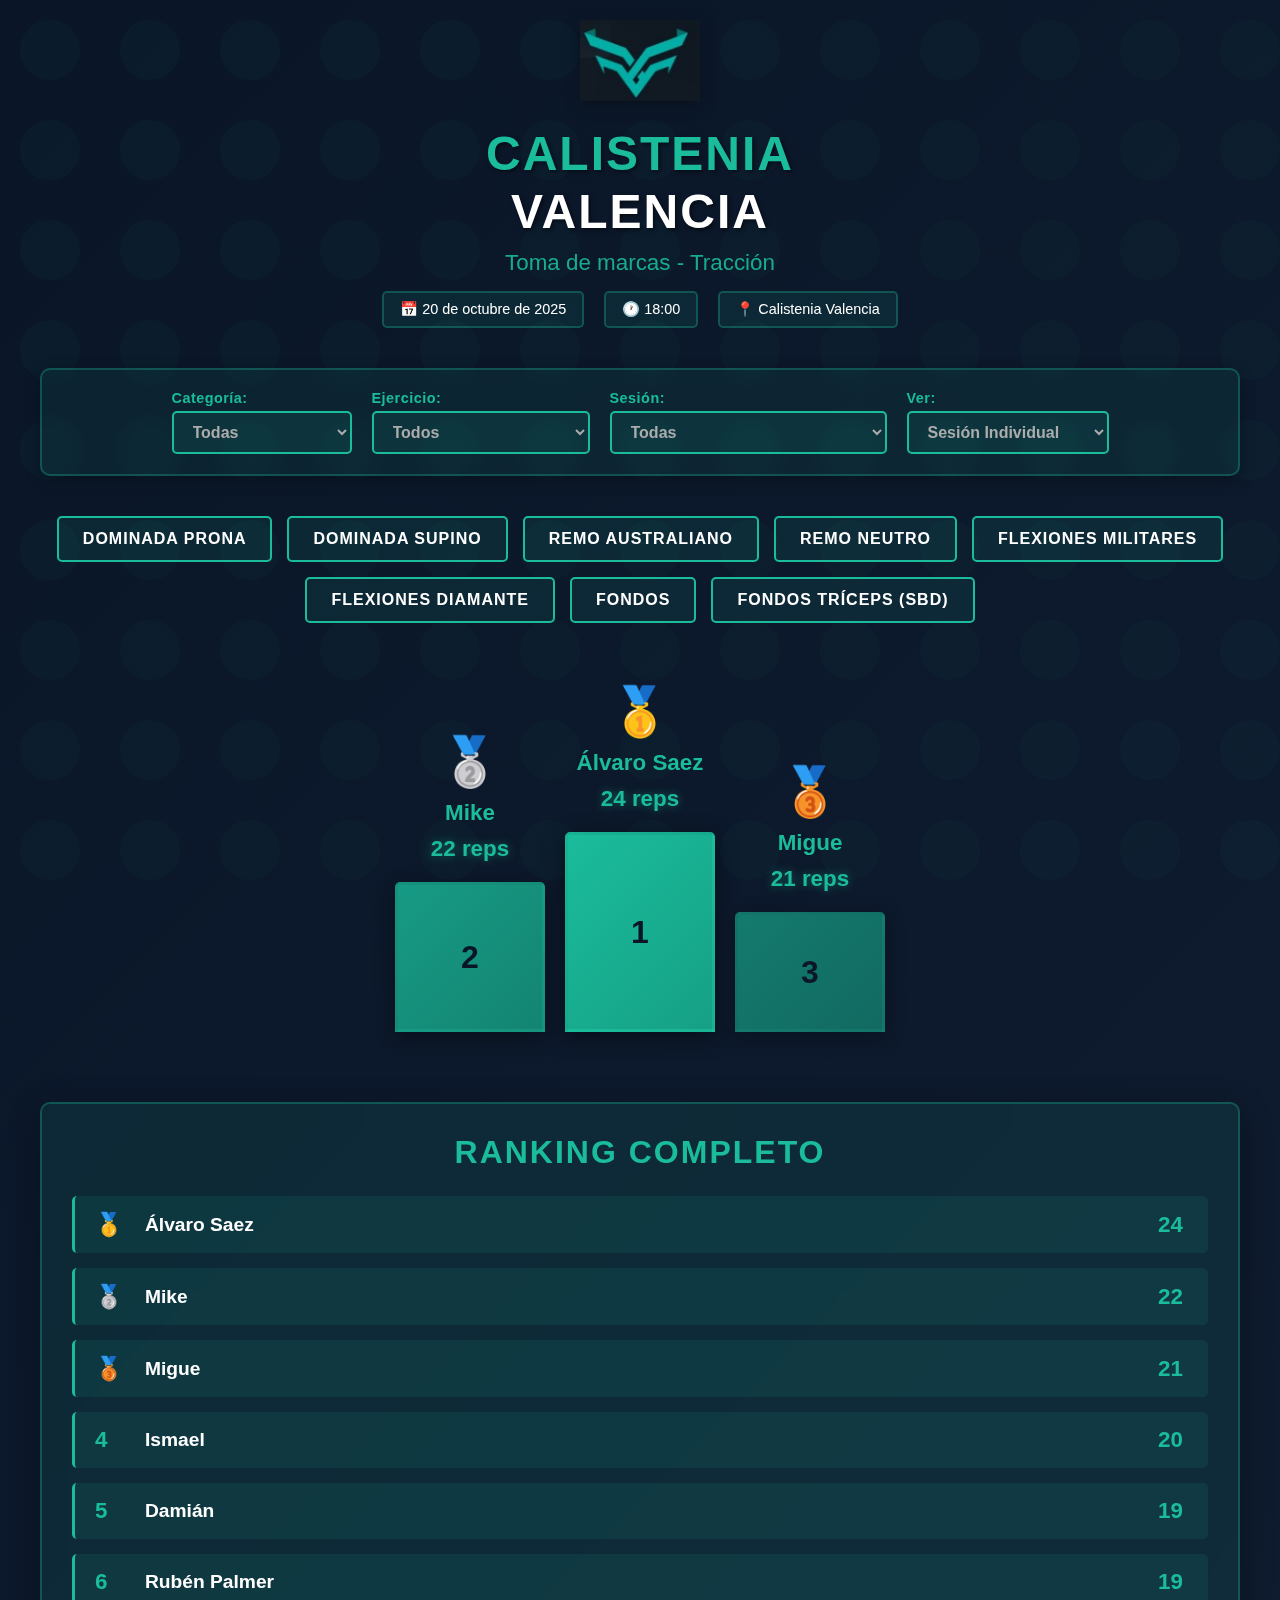
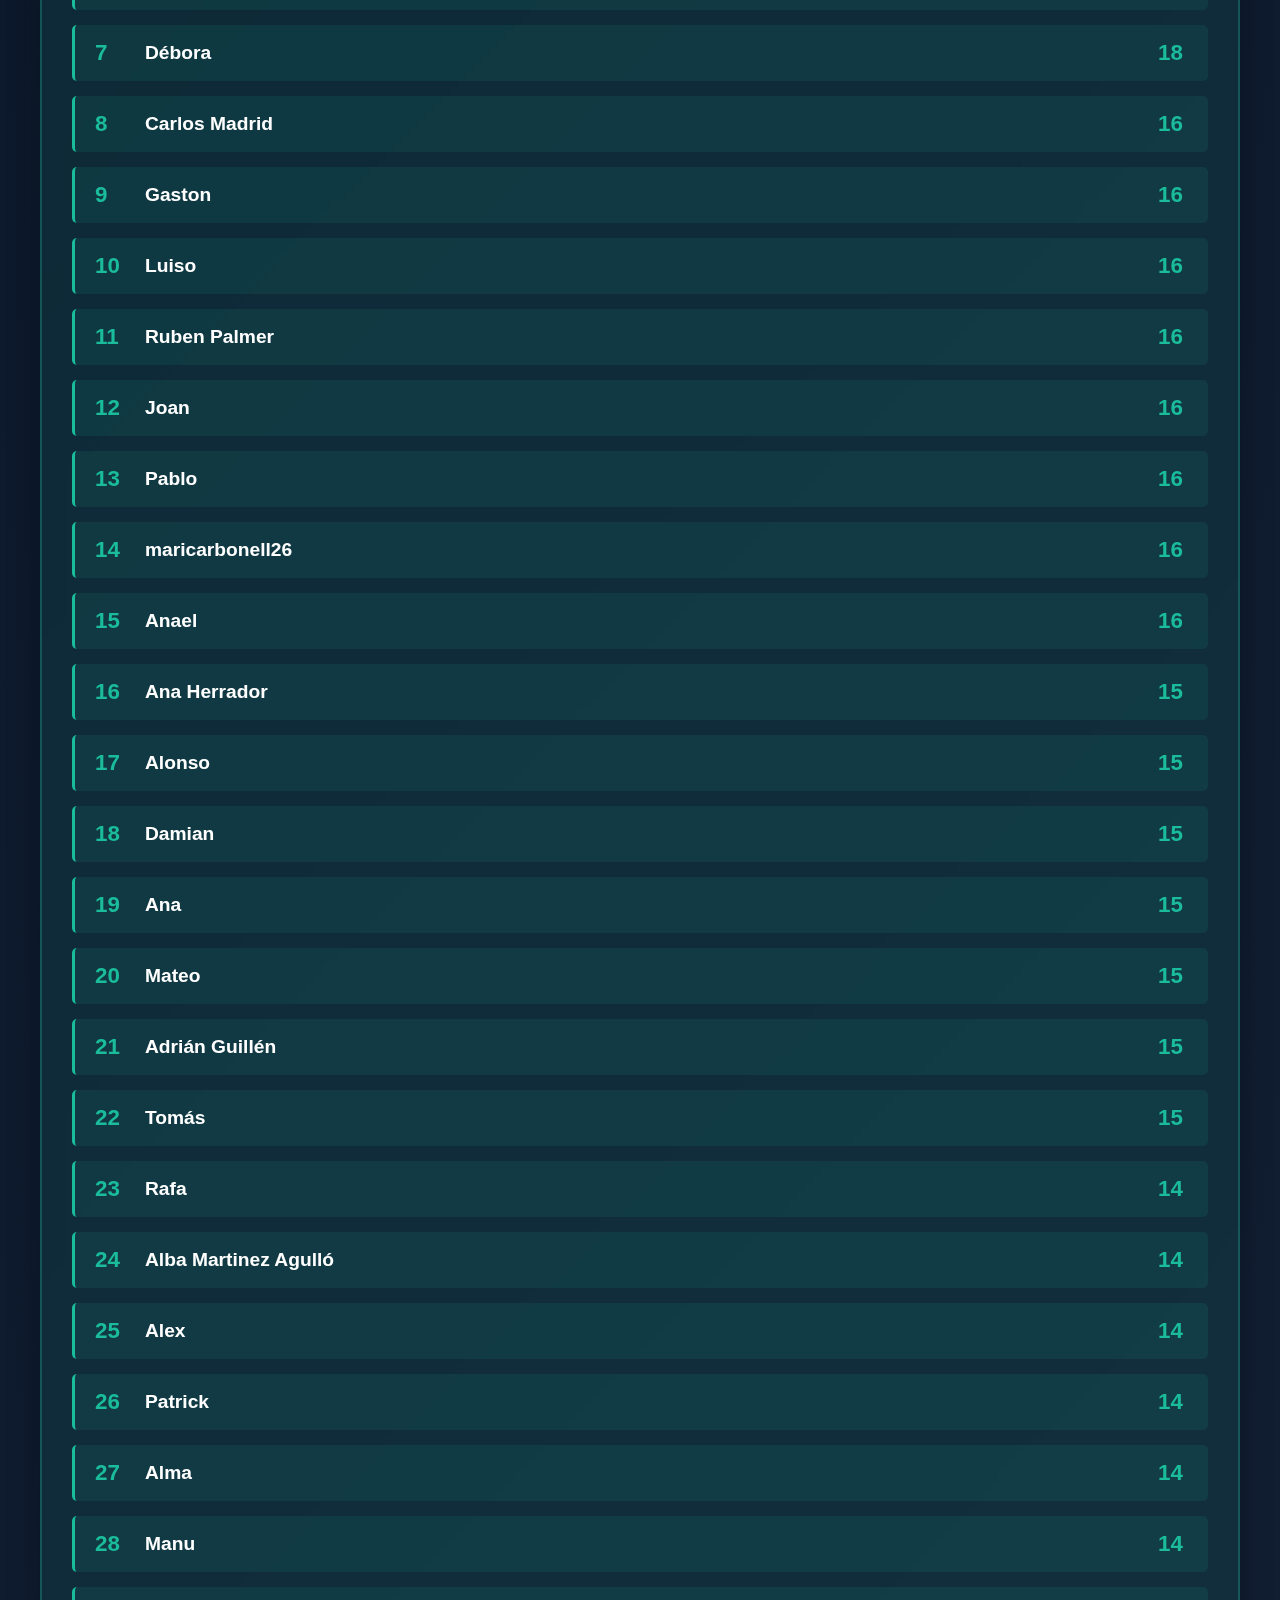
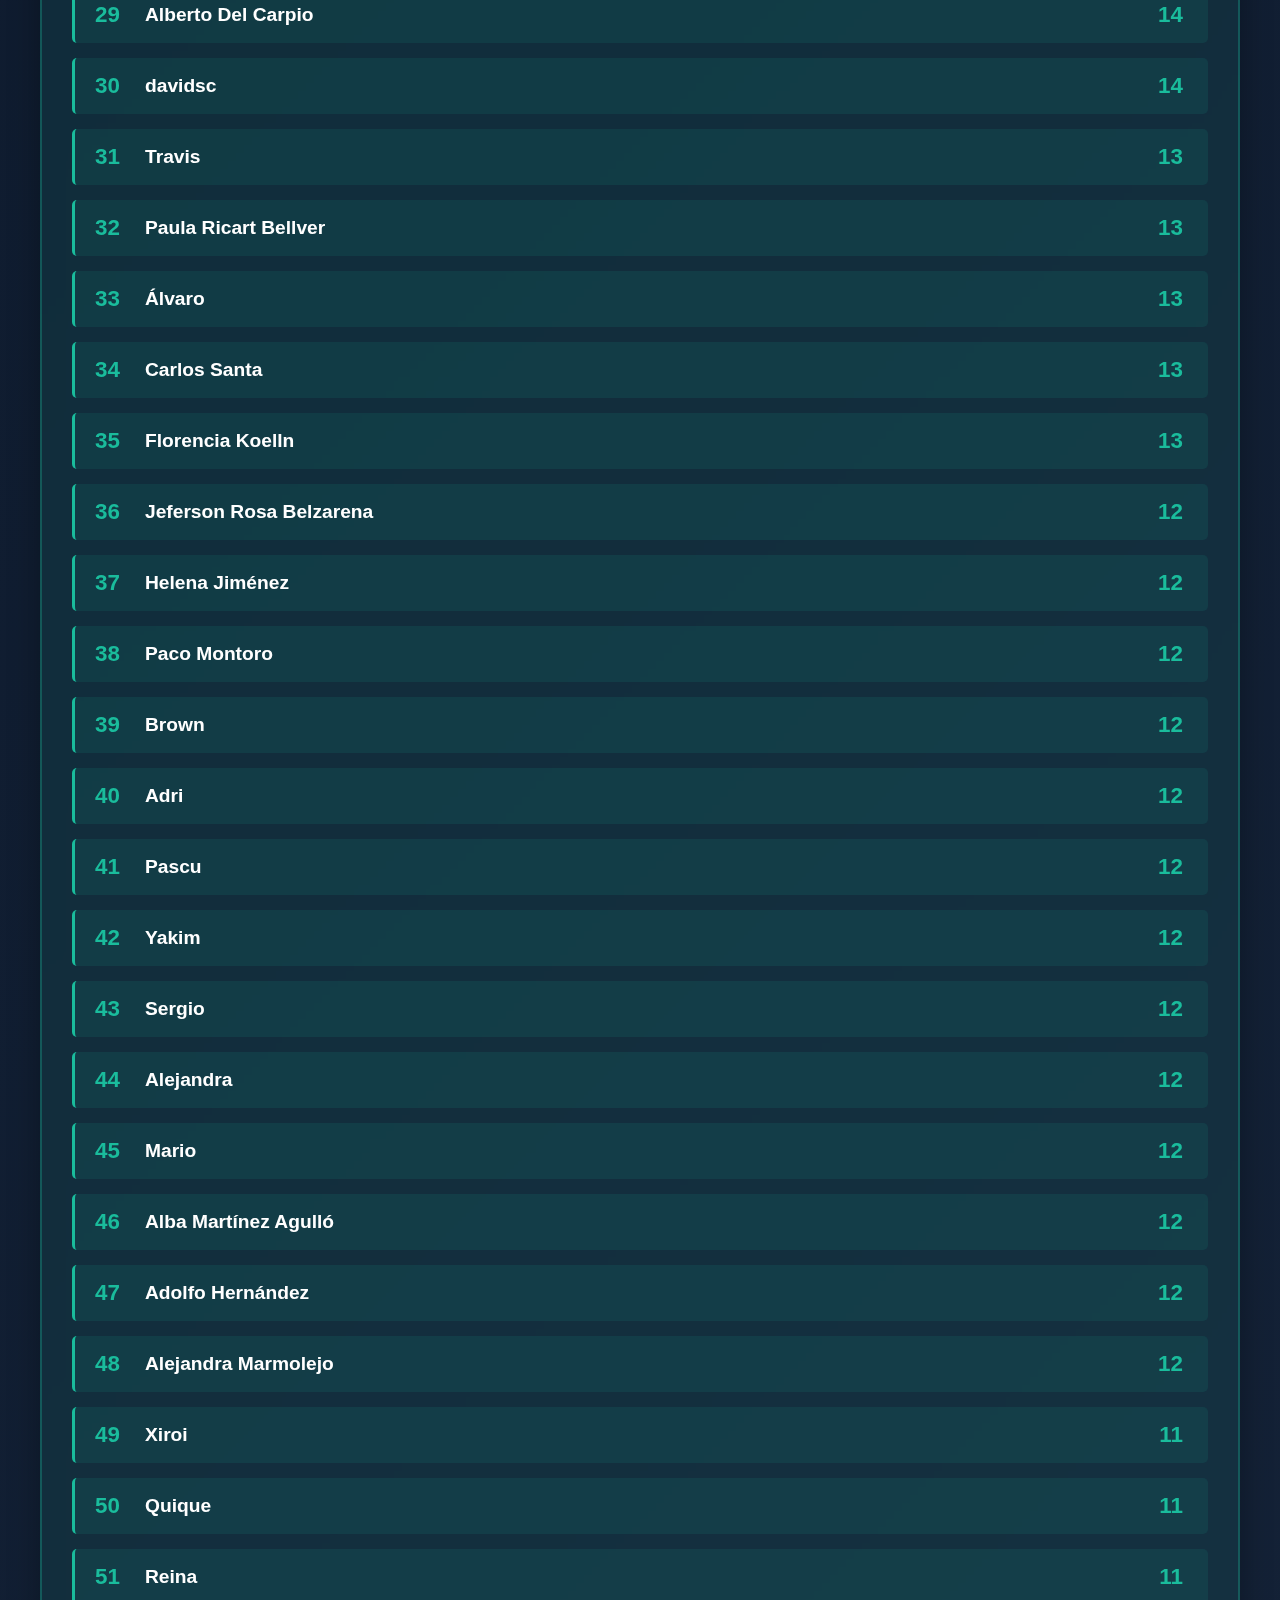
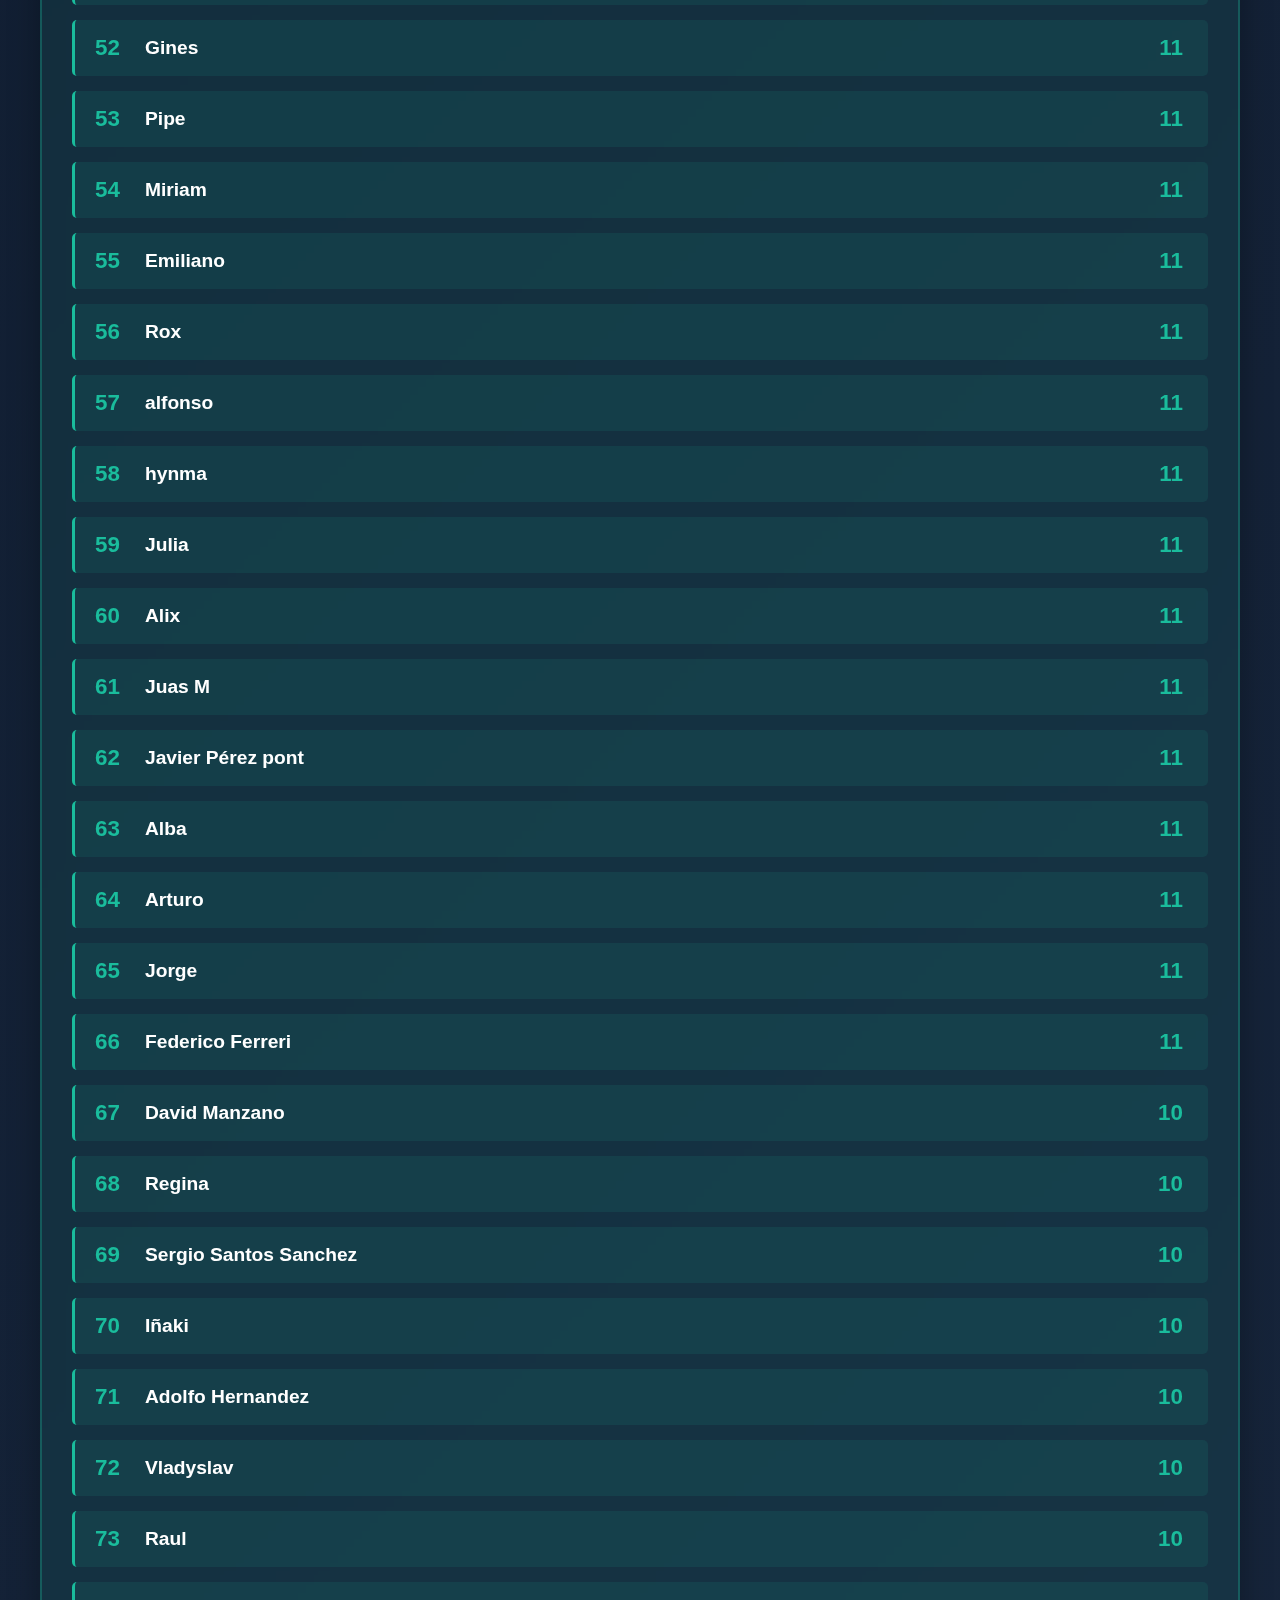
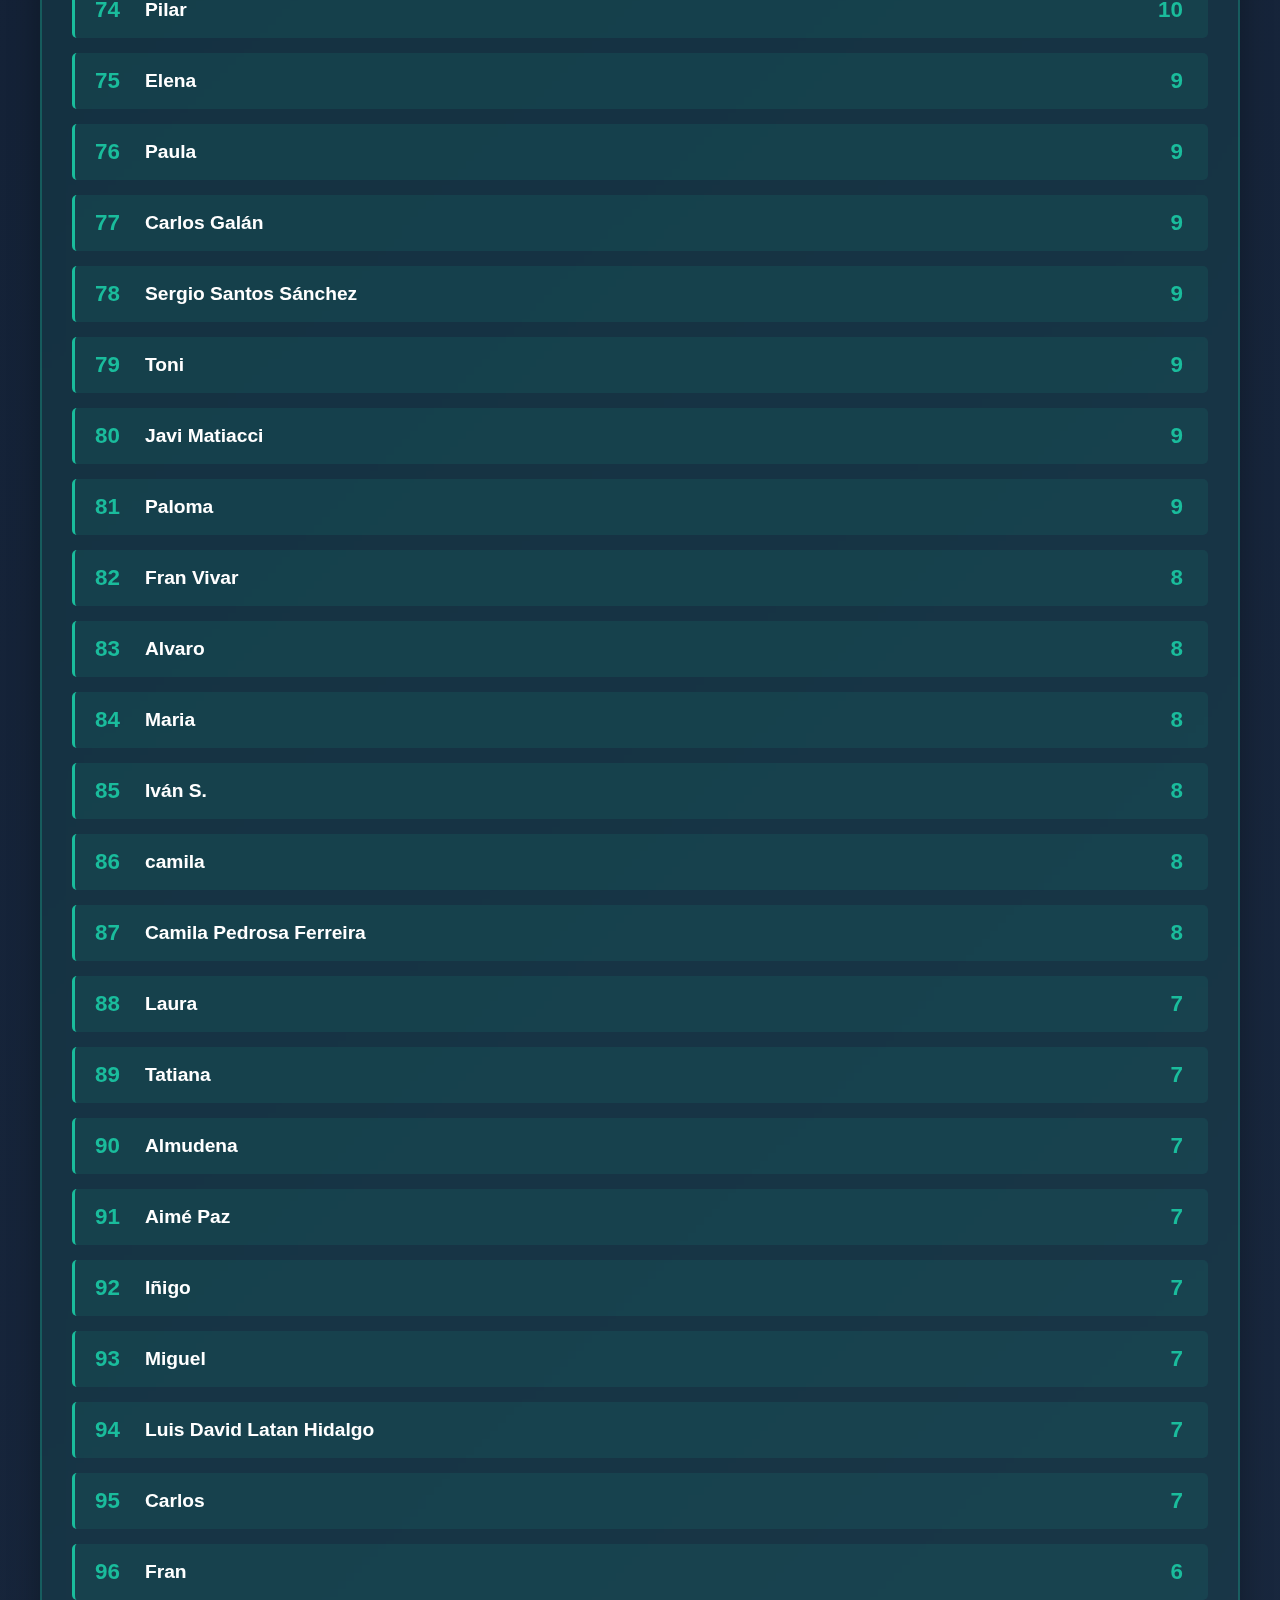
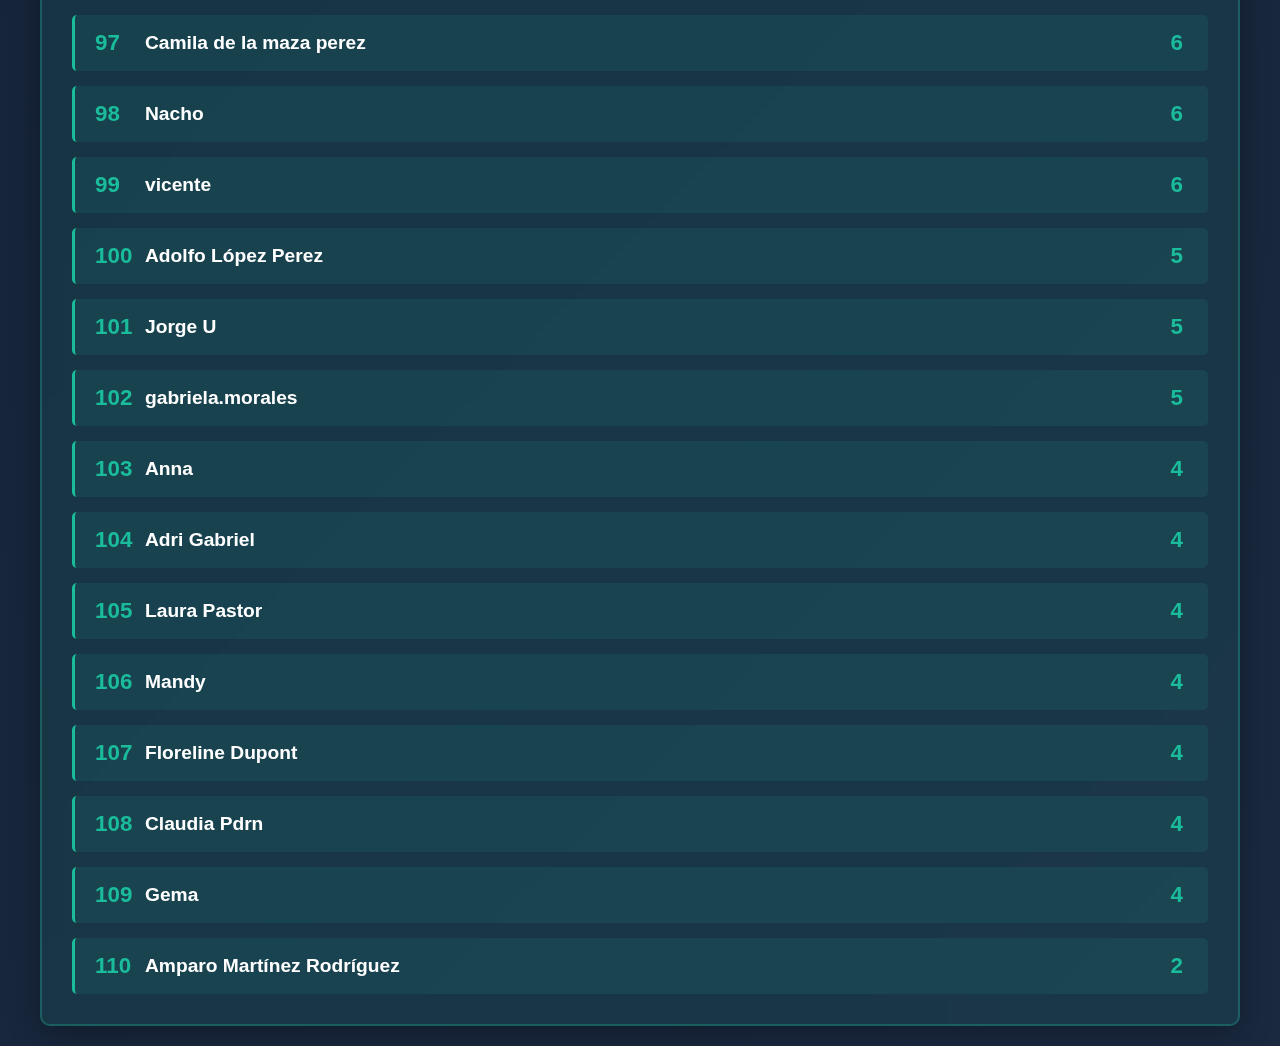
<file: index.html>
<!DOCTYPE html>
<html lang="es">

<head>
    <meta charset="UTF-8">
    <meta name="viewport" content="width=device-width, initial-scale=1.0">
    <title>Calistenia Valencia - Toma de Marcas</title>
    <link rel="stylesheet" href="styles.css">
</head>

<body>
    <div class="container" id="main-container">
        <div class="loading-screen">
            <div class="spinner"></div>
            <p>Cargando datos...</p>
        </div>
    </div>

    <script src="calculations.js"></script>
    <script src="script.js"></script>
</body>

</html>
</file>
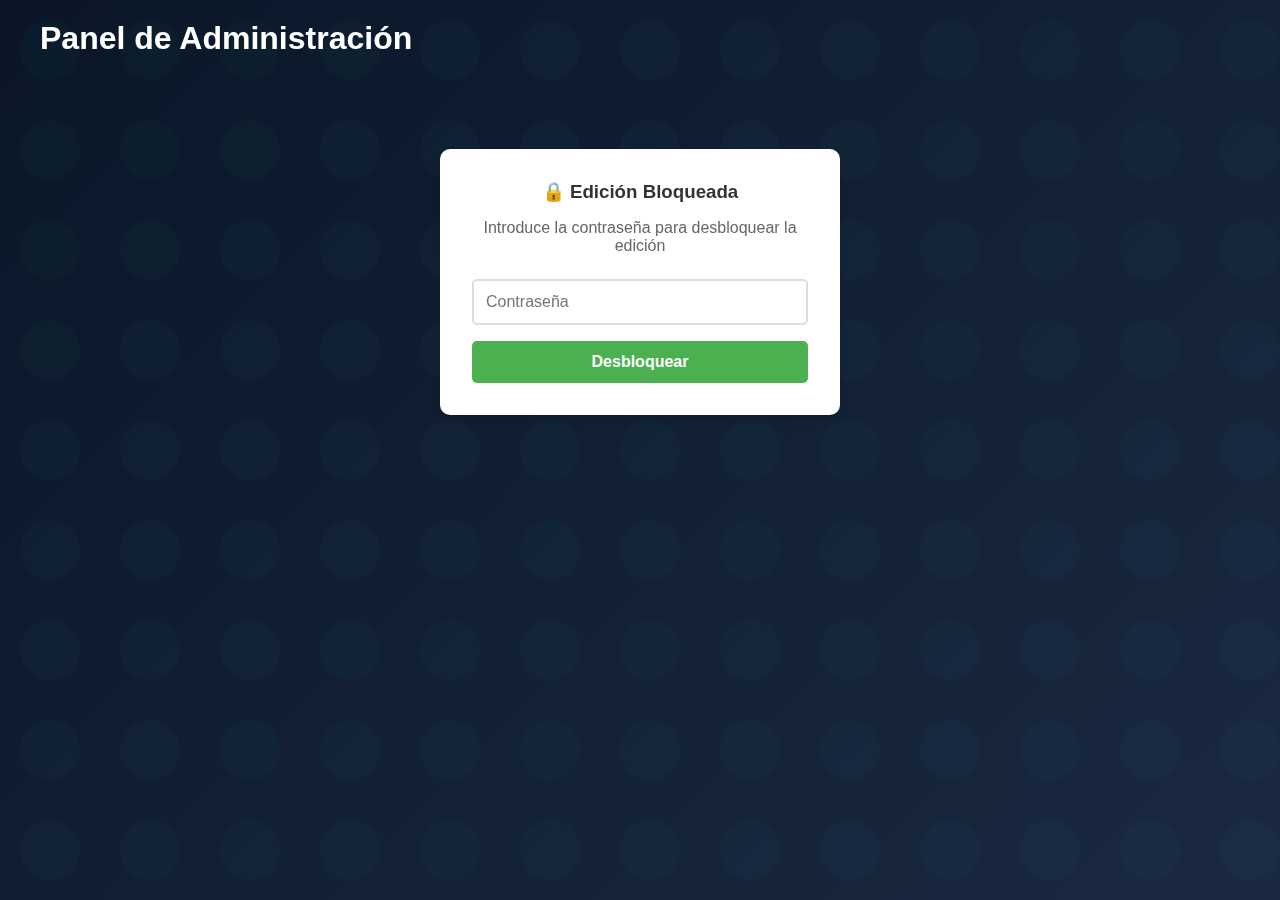
<file: admin.html>
<!DOCTYPE html>
<html lang="es">

<head>
    <meta charset="UTF-8">
    <meta name="viewport" content="width=device-width, initial-scale=1.0">
    <title>Admin - Calistenia Valencia</title>
    <link rel="stylesheet" href="styles.css">
    <link rel="stylesheet" href="admin-styles.css">
</head>

<body>
    <div class="container">
        <h1>Panel de Administración</h1>

        <!-- Unlock Section -->
        <div id="unlock-section" class="unlock-panel">
            <div class="unlock-card">
                <h3>🔒 Edición Bloqueada</h3>
                <p>Introduce la contraseña para desbloquear la edición</p>
                <input type="password" id="unlock-password" placeholder="Contraseña" class="unlock-input">
                <button onclick="unlockEditing()" class="btn-unlock">Desbloquear</button>
            </div>
        </div>

        <!-- Main Content (Hidden by default) -->
        <div id="admin-content" style="display: none;">
            <!-- Tabs -->
            <div class="tabs">
                <button class="tab-btn active" data-tab="sessions">Ver Sesiones</button>
                <button class="tab-btn" data-tab="new">Nueva Sesión</button>
                <button class="tab-btn" data-tab="json">Editar JSON</button>
            </div>

            <!-- Tab: Ver Sesiones -->
            <div id="sessions-tab" class="tab-content">
                <h2>Sesiones Registradas</h2>
                <div id="sessions-list" class="sessions-list"></div>
            </div>

            <!-- Tab: Nueva Sesión -->
            <div id="new-tab" class="tab-content hidden">
                <h2>Agregar Nueva Sesión</h2>
                <form id="new-session-form" class="session-form">
                    <div class="form-group">
                        <label>Fecha:</label>
                        <input type="date" id="session-date" required>
                    </div>
                    <div class="form-group">
                        <label>Hora:</label>
                        <input type="time" id="session-time" required>
                    </div>
                    <div class="form-group">
                        <label>Tipo de Actividad:</label>
                        <select id="activity-type" required>
                            <option value="Entrenamiento">Entrenamiento</option>
                            <option value="Competición">Competición</option>
                            <option value="Evento">Evento</option>
                        </select>
                    </div>
                    <div class="form-group">
                        <label>Categoría:</label>
                        <input type="text" id="category" placeholder="Ej: Fuerza, Cardio, etc." required>
                    </div>

                    <h3>Ejercicios</h3>
                    <div id="exercises-container"></div>
                    <button type="button" class="btn-secondary" onclick="addExerciseForm()">+ Agregar Ejercicio</button>

                    <div class="form-actions">
                        <button type="submit" class="btn-primary">Guardar Sesión</button>
                    </div>
                </form>
            </div>

            <!-- Tab: Editar JSON -->
            <div id="json-tab" class="tab-content hidden">
                <h2>Editar JSON Directamente</h2>
                <textarea id="json-editor" class="json-editor"></textarea>
                <div class="form-actions">
                    <button onclick="saveJSON()" class="btn-primary">Aplicar Cambios JSON</button>
                </div>
            </div>

            <!-- Save Buttons (shown after unlock) -->
            <div id="save-buttons" class="save-actions" style="display: none;">
                <button id="save-to-github" onclick="saveData()" class="btn-success">💾 Guardar en GitHub</button>
                <button onclick="downloadJSON()" class="btn-secondary">⬇️ Descargar JSON (Backup)</button>
            </div>
        </div>
    </div>

    <style>
        .unlock-panel {
            display: flex;
            justify-content: center;
            align-items: center;
            min-height: 50vh;
            padding: 2rem;
        }

        .unlock-card {
            background: white;
            padding: 2rem;
            border-radius: 10px;
            box-shadow: 0 4px 6px rgba(0, 0, 0, 0.1);
            text-align: center;
            max-width: 400px;
            width: 100%;
        }

        .unlock-card h3 {
            margin-bottom: 1rem;
            color: #333;
        }

        .unlock-card p {
            color: #666;
            margin-bottom: 1.5rem;
        }

        .unlock-input {
            width: 100%;
            padding: 0.75rem;
            border: 2px solid #ddd;
            border-radius: 5px;
            font-size: 1rem;
            margin-bottom: 1rem;
            box-sizing: border-box;
        }

        .unlock-input:focus {
            outline: none;
            border-color: #4CAF50;
        }

        .btn-unlock {
            width: 100%;
            padding: 0.75rem;
            background: #4CAF50;
            color: white;
            border: none;
            border-radius: 5px;
            font-size: 1rem;
            font-weight: bold;
            cursor: pointer;
            transition: background 0.3s;
        }

        .btn-unlock:hover {
            background: #45a049;
        }

        .save-actions {
            margin-top: 2rem;
            padding: 1rem;
            background: #f5f5f5;
            border-radius: 8px;
            display: flex;
            gap: 1rem;
            flex-wrap: wrap;
        }

        .btn-success {
            background: #4CAF50;
            color: white;
            border: none;
            padding: 0.75rem 1.5rem;
            border-radius: 5px;
            font-size: 1rem;
            font-weight: bold;
            cursor: pointer;
            transition: background 0.3s;
            flex: 1;
            min-width: 200px;
        }

        .btn-success:hover {
            background: #45a049;
        }

        .btn-success:disabled {
            background: #ccc;
            cursor: not-allowed;
        }
    </style>

    <script src="admin.js"></script>
</body>

</html>
</file>
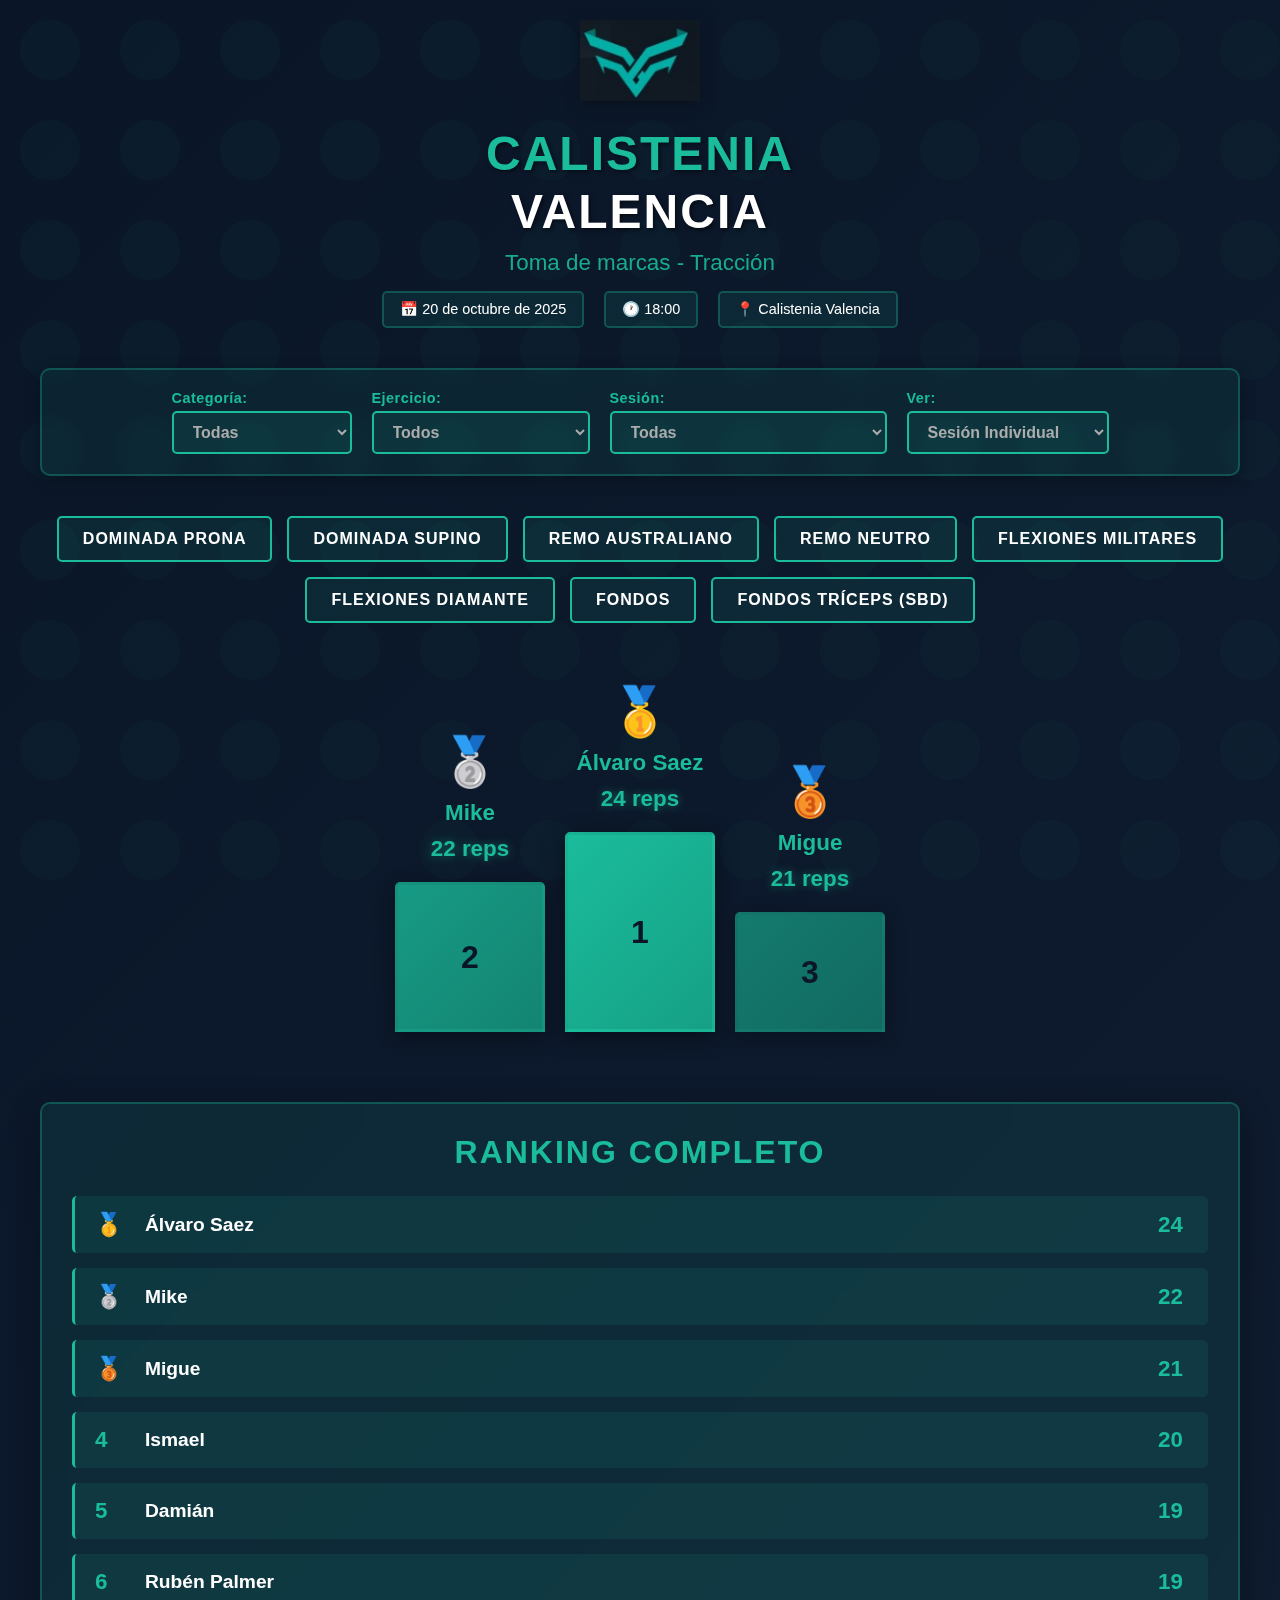
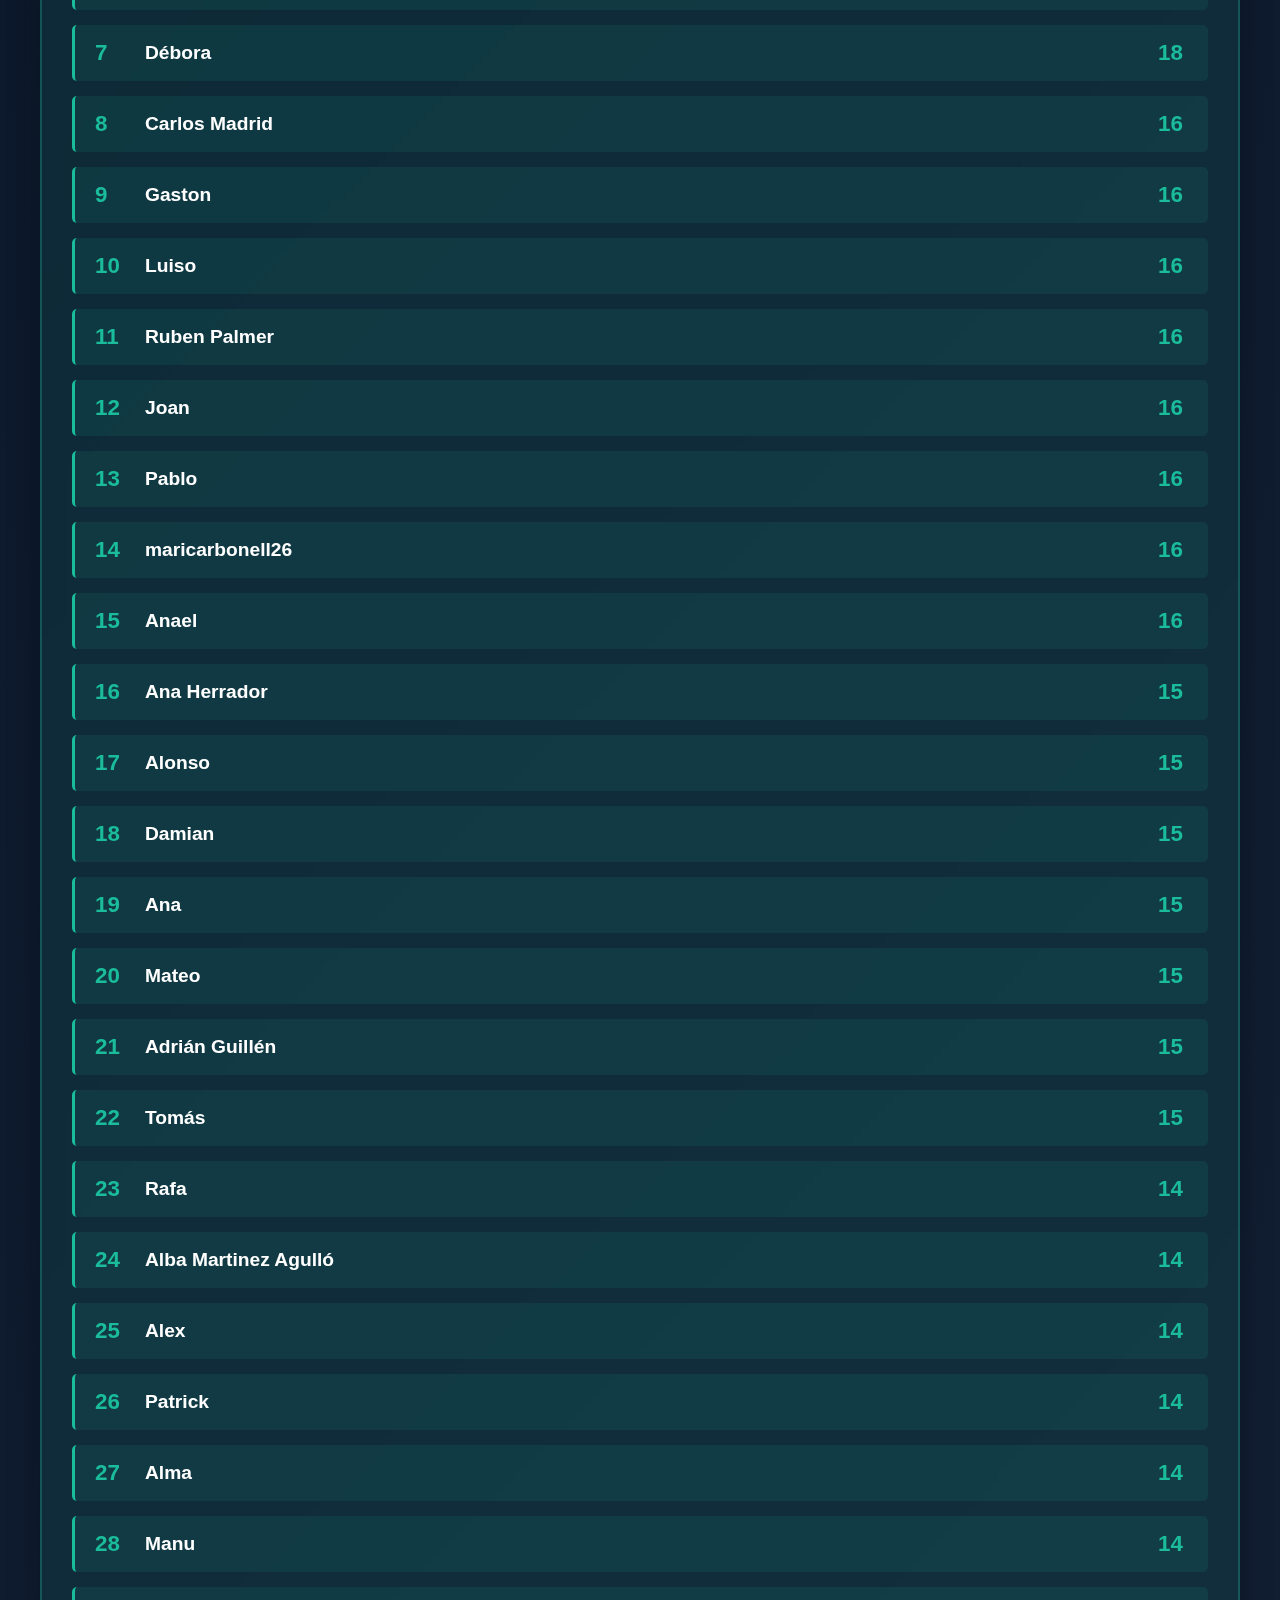
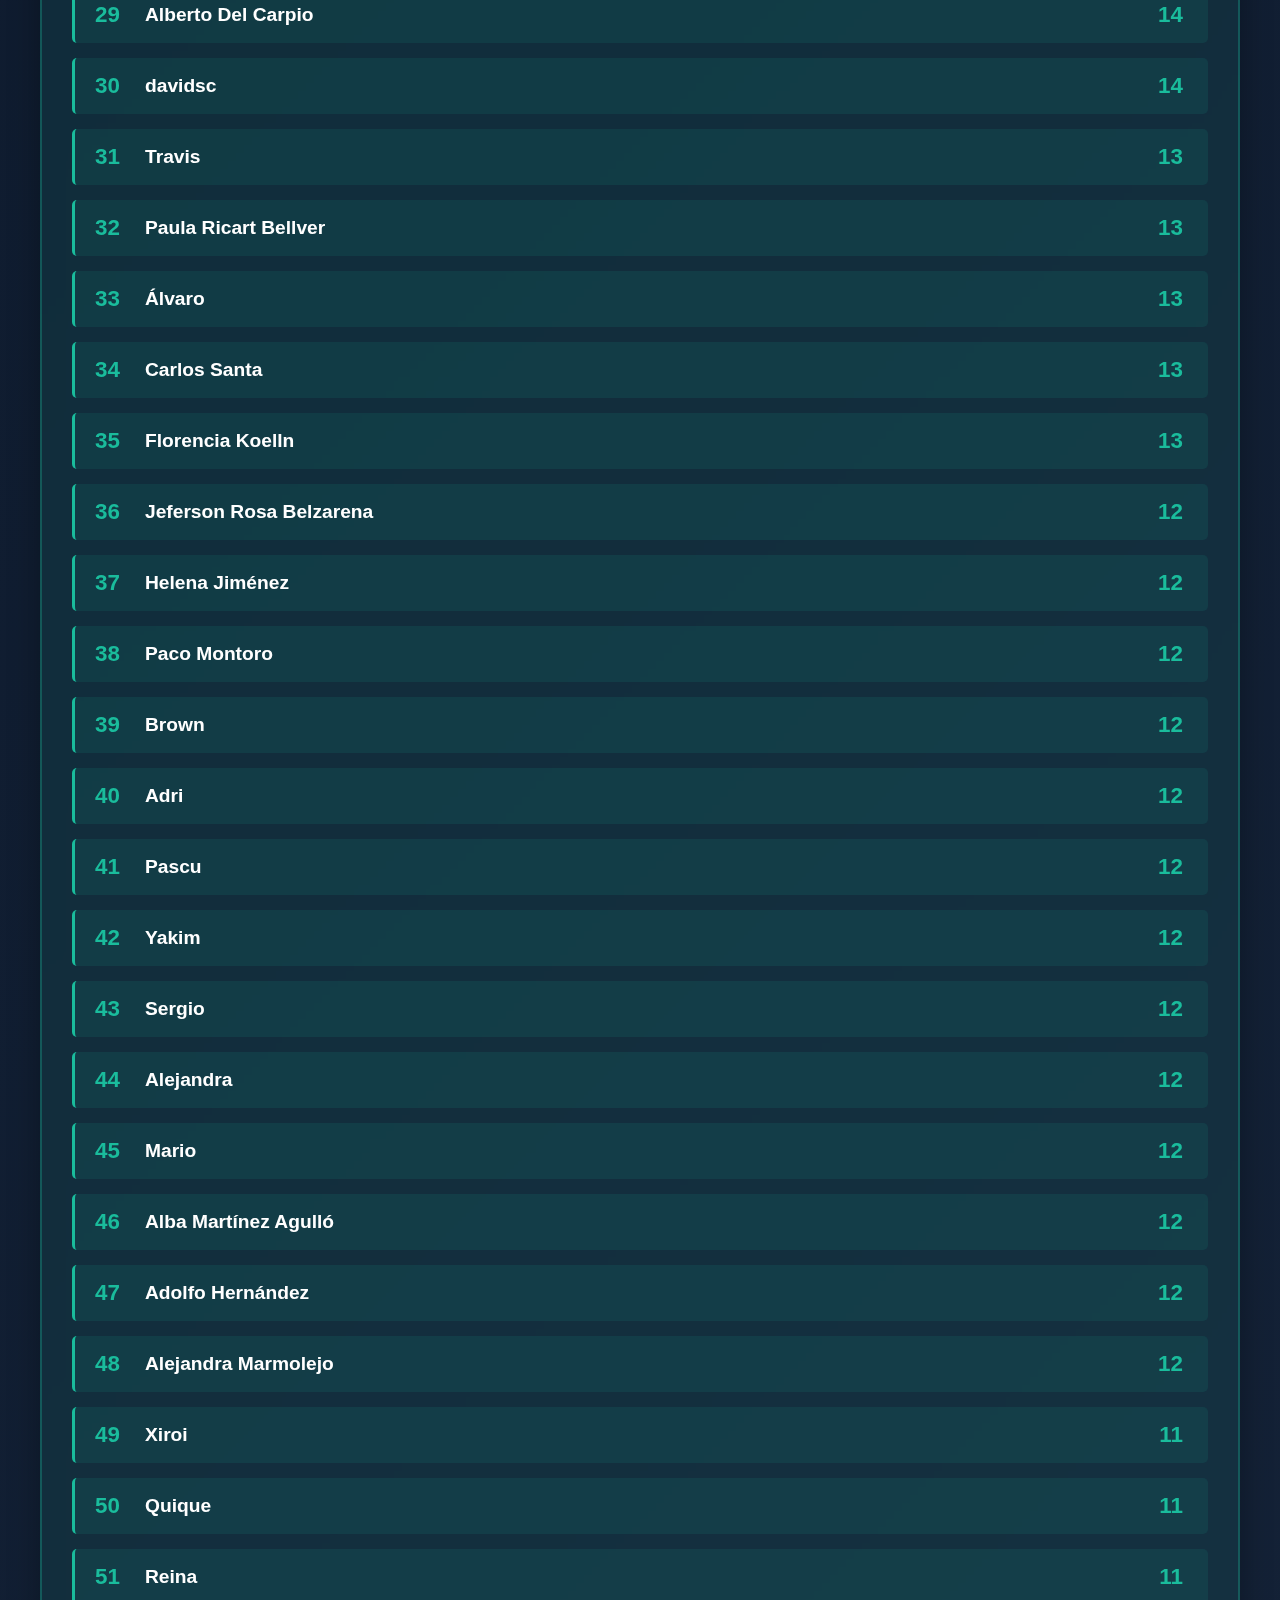
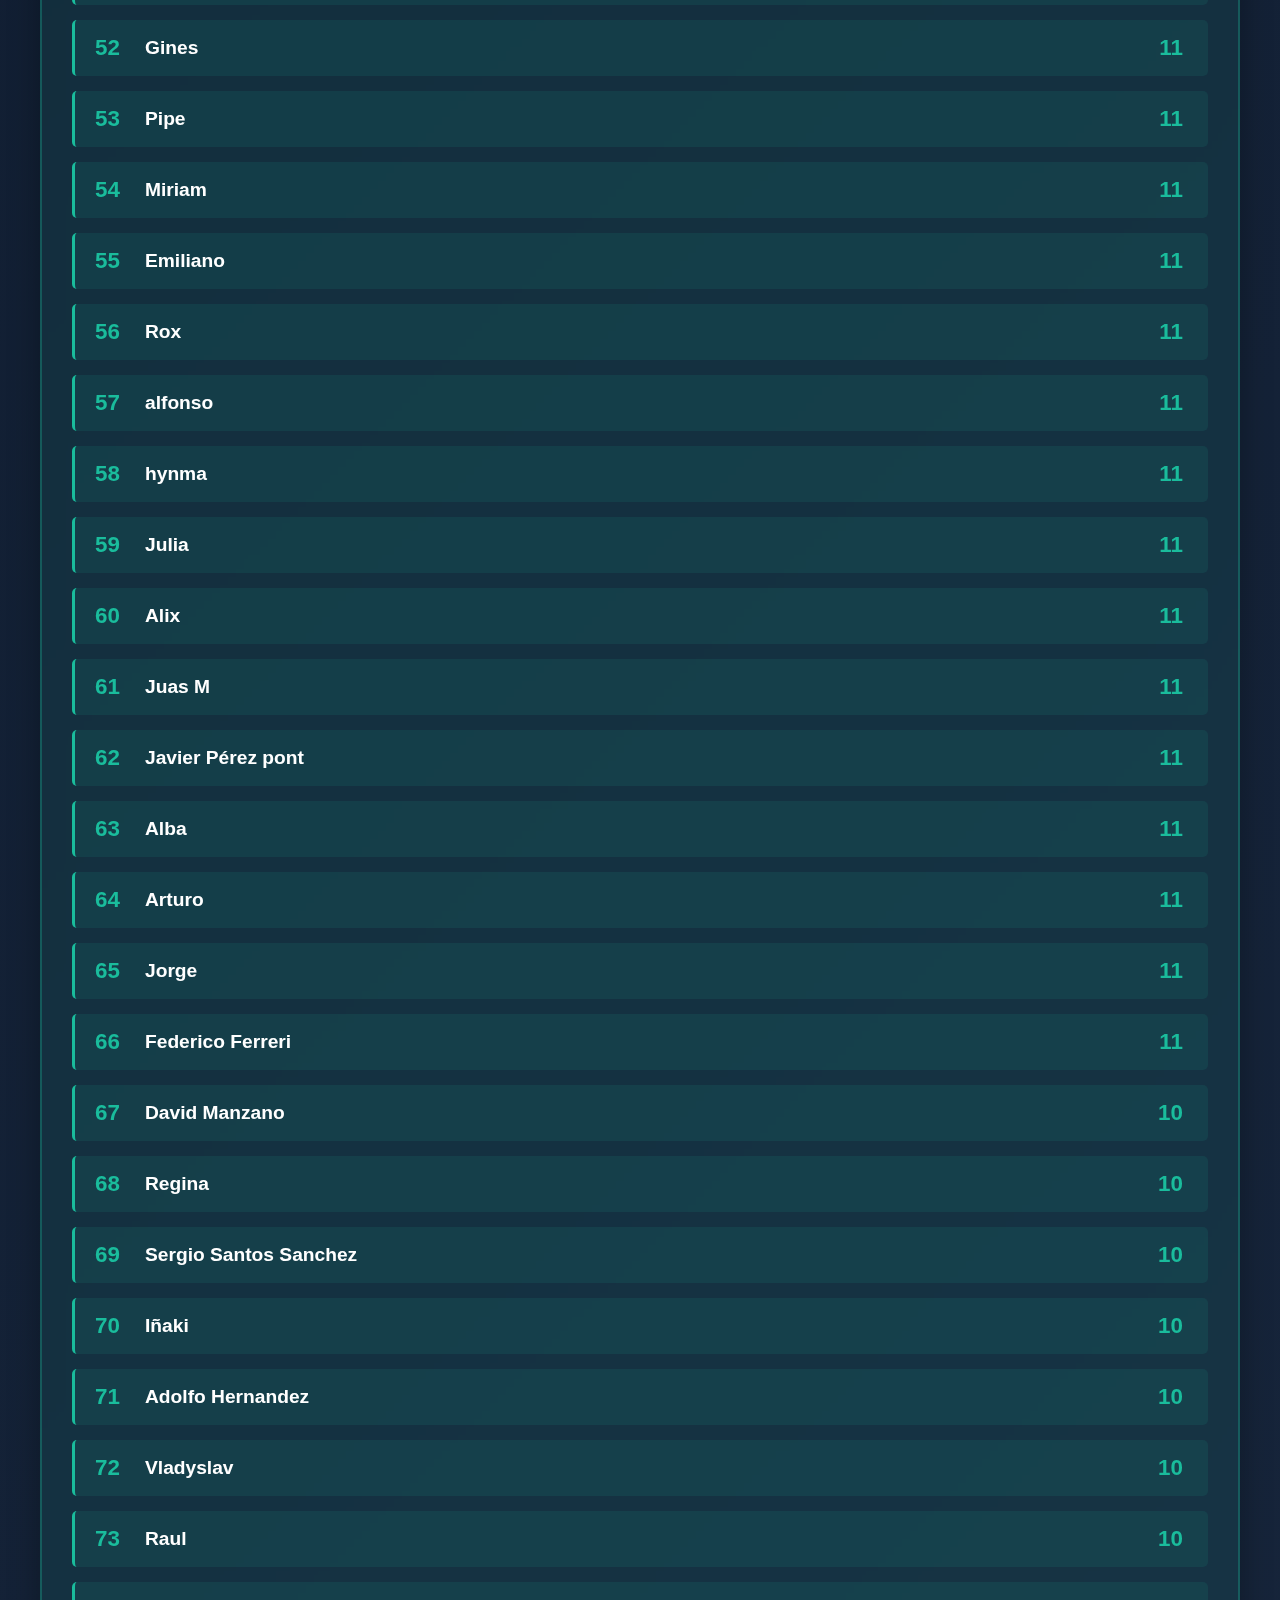
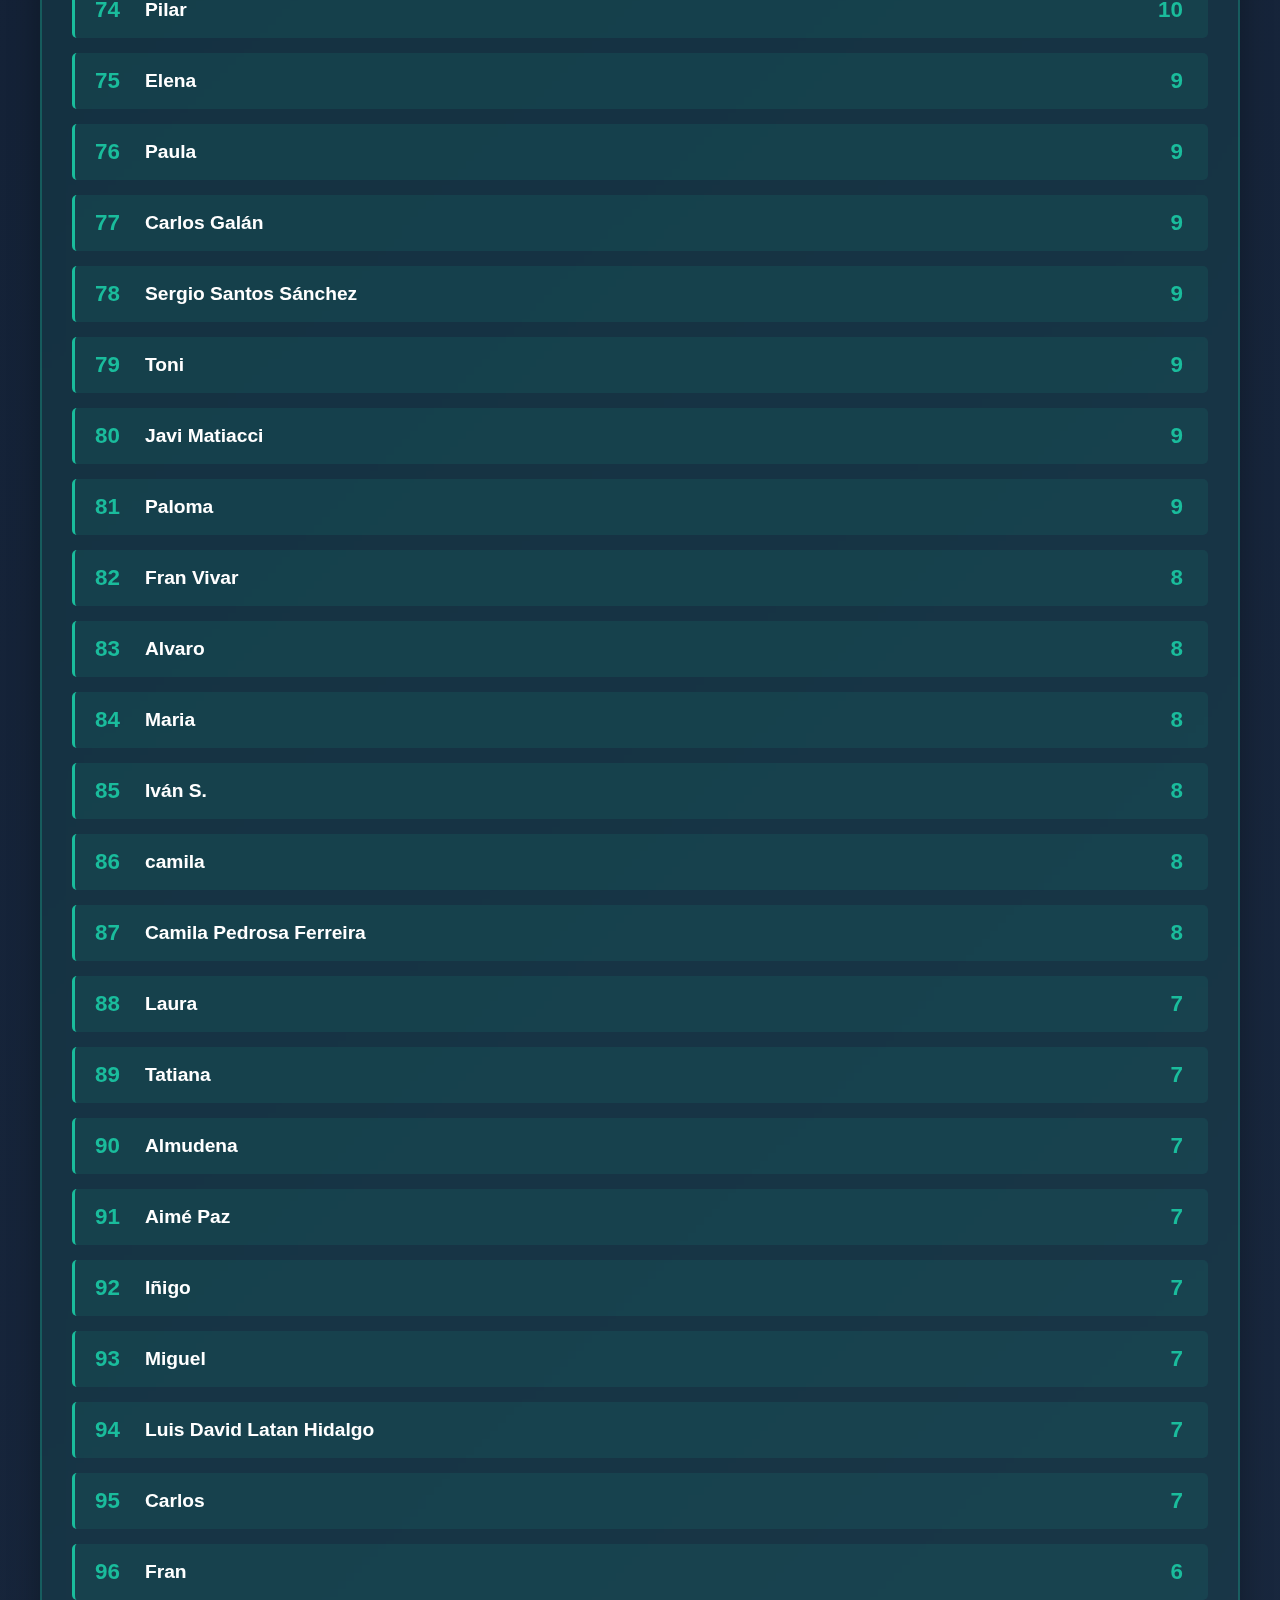
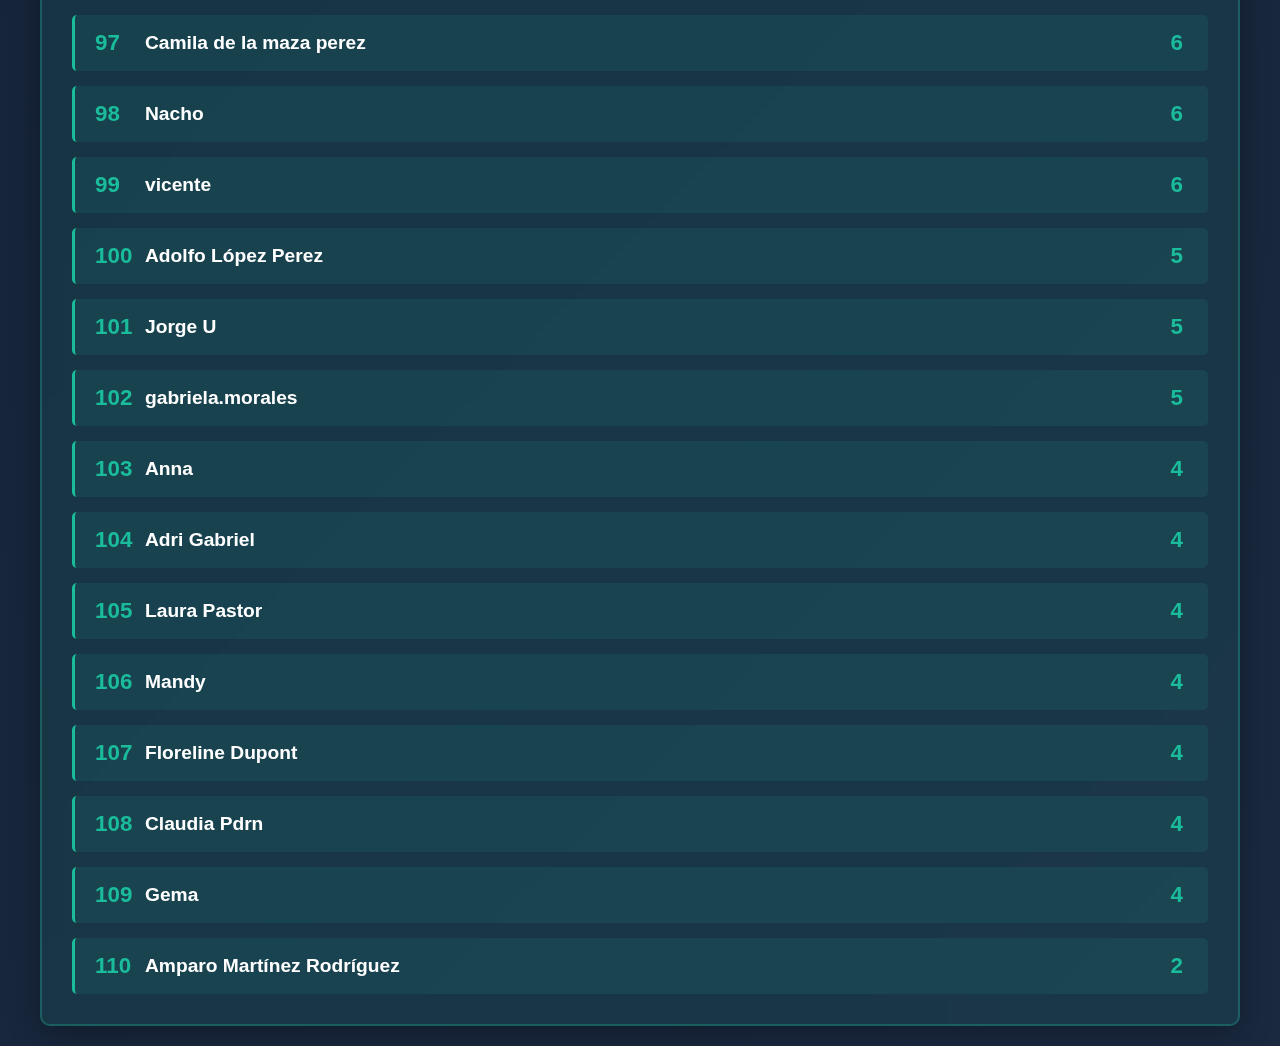
<file: user.html>
<!DOCTYPE html>
<html lang="es">

<head>
    <meta charset="UTF-8">
    <meta name="viewport" content="width=device-width, initial-scale=1.0">
    <title>Perfil - Calistenia Valencia</title>
    <link rel="stylesheet" href="styles.css">
    <link rel="stylesheet" href="user-styles.css">
</head>

<body>
    <div class="container" id="user-container">
        <div class="loading-screen">
            <div class="spinner"></div>
            <p>Cargando perfil...</p>
        </div>
    </div>

    <script src="user.js"></script>
</body>

</html>
</file>
<file: styles.css>
* {
    margin: 0;
    padding: 0;
    box-sizing: border-box;
}

body {
    font-family: 'Segoe UI', Tahoma, Geneva, Verdana, sans-serif;
    background: linear-gradient(135deg, #0a1628 0%, #1a2940 100%);
    min-height: 100vh;
    padding: 20px;
    color: #fff;
    position: relative;
}

body::before {
    content: '';
    position: fixed;
    top: 0;
    left: 0;
    right: 0;
    bottom: 0;
    background-image: url('data:image/svg+xml,<svg width="100" height="100" xmlns="http://www.w3.org/2000/svg"><rect width="100" height="100" fill="none"/><circle cx="50" cy="50" r="30" fill="rgba(26, 188, 156, 0.03)"/></svg>');
    pointer-events: none;
    z-index: 0;
}

.header-flex {
    display: flex;
    flex-direction: column;
    align-items: center;
    justify-content: center;
}

.container {
    max-width: 1200px;
    margin: 0 auto;
    position: relative;
    z-index: 1;
}

header {
    text-align: center;
    margin-bottom: 40px;
    animation: fadeInDown 0.8s ease;
}

.logo-container {
    margin-bottom: 20px;
}

.logo {
    max-width: 120px;
    height: auto;
    filter: drop-shadow(0 4px 8px rgba(0, 0, 0, 0.3));
}

.hidden {
    display: none !important;
}

header h1 {
    font-size: 3em;
    margin-bottom: 10px;
    text-shadow: 2px 2px 4px rgba(0, 0, 0, 0.5);
    line-height: 1.2;
}

.brand-calistenia {
    color: #1abc9c;
    font-weight: 700;
    letter-spacing: 2px;
}

.brand-valencia {
    color: #ffffff;
    font-weight: 700;
    letter-spacing: 2px;
}

.goma-badge {
    display: inline-block;
    width: 20px;
    height: 20px;
    border-radius: 50%;
    margin-left: 8px;
    font-size: 12px;
    line-height: 20px;
    text-align: center;
    border: 2px solid rgba(255, 255, 255, 0.3);
    box-shadow: 0 2px 4px rgba(0, 0, 0, 0.2);
    vertical-align: middle;
}

.leaderboard-item .score {
    display: flex;
    align-items: center;
    justify-content: flex-end;
    min-width: 80px;
}

.score-number {
    min-width: 40px;
    text-align: right;
    font-variant-numeric: tabular-nums;
}

.goma-badge-container {
    margin-right: 6px;
    display: flex;
    align-items: center;
}

.subtitle {
    font-size: 1.4em;
    opacity: 0.9;
    color: #1abc9c;
}

.date {
    font-size: 1em;
    opacity: 0.7;
    margin-top: 5px;
}

.exercise-selector {
    display: flex;
    justify-content: center;
    gap: 15px;
    margin-bottom: 40px;
    flex-wrap: wrap;
    animation: fadeIn 1s ease;
}

.exercise-btn {
    padding: 12px 24px;
    background: rgba(26, 188, 156, 0.1);
    border: 2px solid #1abc9c;
    border-radius: 5px;
    color: white;
    font-size: 1em;
    font-weight: 600;
    cursor: pointer;
    transition: all 0.3s ease;
    text-transform: uppercase;
    letter-spacing: 1px;
}

.exercise-btn:hover {
    background: rgba(26, 188, 156, 0.2);
    transform: translateY(-2px);
    box-shadow: 0 5px 15px rgba(26, 188, 156, 0.3);
}

.exercise-btn.active {
    background: #1abc9c;
    border-color: #1abc9c;
    color: #0a1628;
    box-shadow: 0 5px 20px rgba(26, 188, 156, 0.5);
}

.podium-container {
    margin-bottom: 50px;
    animation: fadeIn 1.2s ease;
}

.podium-wrapper {
    display: flex;
    justify-content: center;
    align-items: flex-end;
    gap: 20px;
    padding: 20px;
}

.podium-place {
    display: flex;
    flex-direction: column;
    align-items: center;
    animation: slideUp 0.8s ease;
}

.medal {
    font-size: 3em;
    margin-bottom: 10px;
    animation: bounce 1s ease infinite;
}

.person-name {
    font-size: 1.4em;
    font-weight: bold;
    margin-bottom: 10px;
    text-align: center;
    color: #1abc9c;
}

.reps {
    font-size: 1.4em;
    font-weight: bold;
    margin-bottom: 20px;
    color: #1abc9c;
    text-shadow: 0 0 10px rgba(26, 188, 156, 0.5);
}

.podium-base {
    width: 150px;
    display: flex;
    align-items: center;
    justify-content: center;
    color: #0a1628;
    font-size: 2em;
    font-weight: bold;
    border-radius: 5px 5px 0 0;
    box-shadow: 0 5px 20px rgba(0, 0, 0, 0.5);
    border: 3px solid rgba(26, 188, 156, 0.3);
}

.base-gold {
    height: 200px;
    background: linear-gradient(135deg, #1abc9c 0%, #16a085 100%);
}

.base-silver {
    height: 150px;
    background: linear-gradient(135deg, #1abc9c 0%, #16a085 100%);
    opacity: 0.8;
}

.base-bronze {
    height: 120px;
    background: linear-gradient(135deg, #1abc9c 0%, #16a085 100%);
    opacity: 0.6;
}

.leaderboard {
    background: rgba(26, 188, 156, 0.1);
    backdrop-filter: blur(10px);
    border-radius: 10px;
    padding: 30px;
    box-shadow: 0 8px 32px rgba(0, 0, 0, 0.3);
    border: 2px solid rgba(26, 188, 156, 0.3);
    animation: fadeIn 1.4s ease;
}

.leaderboard h2 {
    text-align: center;
    margin-bottom: 25px;
    font-size: 2em;
    color: #1abc9c;
    text-transform: uppercase;
    letter-spacing: 2px;
}

.leaderboard-list {
    display: flex;
    flex-direction: column;
    gap: 15px;
}

.leaderboard-item {
    display: flex;
    align-items: center;
    background: rgba(26, 188, 156, 0.1);
    padding: 15px 20px;
    border-radius: 5px;
    transition: all 0.3s ease;
    animation: slideInLeft 0.5s ease;
    border-left: 3px solid #1abc9c;
}

.leaderboard-item:hover {
    background: rgba(26, 188, 156, 0.2);
    transform: translateX(10px);
    box-shadow: 0 5px 15px rgba(26, 188, 156, 0.3);
}

.rank {
    font-size: 1.4em;
    font-weight: bold;
    min-width: 50px;
    color: #1abc9c;
}

.name {
    flex: 1;
    font-size: 1.2em;
    font-weight: 600;
}

.score {
    font-size: 1.4em;
    font-weight: bold;
    color: #1abc9c;
}

.modifier {
    font-size: 0.8em;
    color: #7ed6c1;
    margin-left: 5px;
}

@keyframes fadeInDown {
    from {
        opacity: 0;
        transform: translateY(-30px);
    }

    to {
        opacity: 1;
        transform: translateY(0);
    }
}

@keyframes fadeIn {
    from {
        opacity: 0;
    }

    to {
        opacity: 1;
    }
}

@keyframes slideUp {
    from {
        opacity: 0;
        transform: translateY(50px);
    }

    to {
        opacity: 1;
        transform: translateY(0);
    }
}

@keyframes slideInLeft {
    from {
        opacity: 0;
        transform: translateX(-30px);
    }

    to {
        opacity: 1;
        transform: translateX(0);
    }
}

@keyframes bounce {

    0%,
    100% {
        transform: translateY(0);
    }

    50% {
        transform: translateY(-10px);
    }
}

@media (max-width: 768px) {
    header h1 {
        font-size: 1.5em;
    }

    .logo {
        max-width: 80px;
    }

    .podium-wrapper {
        flex-wrap: wrap;
    }

    .podium-base {
        width: 80px;
    }

    .base-gold {
        height: 100px;
    }

    .base-silver {
        height: 80px;
    }

    .base-bronze {
        height: 70px;
    }

    .exercise-btn {
        font-size: 0.8em;
        padding: 5px 10px;
    }
}

.loading-screen {
    display: flex;
    flex-direction: column;
    align-items: center;
    justify-content: center;
    min-height: 100vh;
    text-align: center;
}

.spinner {
    width: 60px;
    height: 60px;
    border: 4px solid rgba(26, 188, 156, 0.3);
    border-top-color: #1abc9c;
    border-radius: 50%;
    animation: spin 1s linear infinite;
    margin-bottom: 20px;
}

@keyframes spin {
    to {
        transform: rotate(360deg);
    }
}

.loading-screen p {
    font-size: 1.5em;
    color: #1abc9c;
}

.error-screen {
    display: flex;
    flex-direction: column;
    align-items: center;
    justify-content: center;
    min-height: 100vh;
    text-align: center;
    padding: 20px;
}

.error-screen h2 {
    color: #1abc9c;
    font-size: 2em;
    margin-bottom: 20px;
}

.error-screen p {
    font-size: 1.2em;
    margin-bottom: 30px;
    opacity: 0.9;
}

.btn-reload {
    padding: 12px 30px;
    background: #1abc9c;
    color: #0a1628;
    border: none;
    border-radius: 5px;
    font-size: 1.1em;
    font-weight: 600;
    cursor: pointer;
    transition: all 0.3s ease;
}

.btn-reload:hover {
    background: #16a085;
    transform: translateY(-2px);
    box-shadow: 0 5px 15px rgba(26, 188, 156, 0.3);
}

.session-info {
    display: flex;
    justify-content: center;
    gap: 20px;
    margin-top: 15px;
    flex-wrap: wrap;
}

.info-item {
    background: rgba(26, 188, 156, 0.1);
    padding: 8px 16px;
    border-radius: 5px;
    border: 2px solid rgba(26, 188, 156, 0.3);
    font-size: 0.9em;
}

.session-selector {
    display: flex;
    justify-content: center;
    gap: 15px;
    margin-bottom: 30px;
    flex-wrap: wrap;
}

.session-btn {
    padding: 12px 24px;
    background: rgba(26, 188, 156, 0.1);
    border: 2px solid #1abc9c;
    border-radius: 5px;
    color: white;
    font-size: 1em;
    font-weight: 600;
    cursor: pointer;
    transition: all 0.3s ease;
    text-transform: uppercase;
    letter-spacing: 1px;
}

.session-btn:hover {
    background: rgba(26, 188, 156, 0.2);
    transform: translateY(-2px);
    box-shadow: 0 5px 15px rgba(26, 188, 156, 0.3);
}

.session-btn.active {
    background: #1abc9c;
    border-color: #1abc9c;
    color: #0a1628;
    box-shadow: 0 5px 20px rgba(26, 188, 156, 0.5);
}

@media (max-width: 768px) {
    .session-info {
        font-size: 0.85em;
        width: 480px;
        gap: 2px;
        justify-content: left;
    }

    .info-item {
        padding: 6px 12px;
    }
}

.filter-section {
    display: flex;
    flex-wrap: wrap;
    justify-content: center;
    gap: 20px;
    margin-bottom: 40px;
    background: rgba(26, 188, 156, 0.08);
    border: 2px solid rgba(26, 188, 156, 0.3);
    border-radius: 10px;
    padding: 20px;
    box-shadow: 0 4px 15px rgba(0, 0, 0, 0.3);
    backdrop-filter: blur(6px);
}

.filter-group {
    display: flex;
    flex-direction: column;
    align-items: flex-start;
    min-width: 180px;
}

.filter-group label {
    font-size: 0.9em;
    margin-bottom: 5px;
    color: #1abc9c;
    font-weight: 600;
    letter-spacing: 0.5px;
}

.filter-select {
    background: rgba(26, 188, 156, 0.1);
    border: 2px solid #1abc9c;
    color: rgb(172, 172, 172);
    padding: 10px 15px;
    border-radius: 5px;
    font-size: 1em;
    cursor: pointer;
    transition: all 0.3s ease;
    width: 100%;
    font-weight: 600;
}

.filter-select:hover {
    background: rgba(26, 188, 156, 0.2);
}

.filter-select:focus {
    outline: none;
    border-color: #16a085;
    box-shadow: 0 0 10px rgba(26, 188, 156, 0.3);
}

/* Adapt filters nicely on mobile */
@media (max-width: 768px) {
    .filter-section {
        flex-direction: column;
        align-items: center;
        gap: 5px;
        padding: 5px;
    }

    .filter-group {
        width: 100%;
        max-width: 300px;
        align-items: center;
    }

    .filter-select {
        width: 100%;
    }

    .header-flex {
        flex-direction: row;
        align-items: center;
        justify-content: flex-start;
        gap: 10px;
        width: 100%;
    }

    .logo-container {
        margin-bottom: 0;
        margin-right: 12px;
    }

    .brand-title {
        flex: 1 1 0%;
        display: flex;
        align-items: center;
        justify-content: center;
    }

    .brand-title h1 {
        font-size: 1.2em;
        margin: 0;
        text-align: center;
        width: 100%;
        line-height: 1.15;
    }

    .brand-title h1 br {
        display: none;

    }

}
</file>
<file: admin-styles.css>
* {
    margin: 0;
    padding: 0;
    box-sizing: border-box;
}

body {
    font-family: 'Segoe UI', Tahoma, Geneva, Verdana, sans-serif;
    background: linear-gradient(135deg, #0a1628 0%, #1a2940 100%);
    min-height: 100vh;
    padding: 20px;
    color: #fff;
}

.admin-container {
    max-width: 1400px;
    margin: 0 auto;
}

header {
    text-align: center;
    margin-bottom: 40px;
}

header h1 {
    font-size: 2.5em;
    margin-bottom: 10px;
}

.brand-calistenia {
    color: #1abc9c;
}

.brand-valencia {
    color: #ffffff;
}

header h2 {
    color: #1abc9c;
    font-size: 1.5em;
}

.admin-tabs {
    display: flex;
    gap: 10px;
    margin-bottom: 30px;
    flex-wrap: wrap;
}

.tab-btn {
    padding: 12px 24px;
    background: rgba(26, 188, 156, 0.1);
    border: 2px solid #1abc9c;
    border-radius: 5px;
    color: white;
    font-size: 1em;
    font-weight: 600;
    cursor: pointer;
    transition: all 0.3s ease;
}

.tab-btn:hover {
    background: rgba(26, 188, 156, 0.2);
}

.tab-btn.active {
    background: #1abc9c;
    color: #0a1628;
}

.tab-content {
    background: rgba(26, 188, 156, 0.1);
    border: 2px solid rgba(26, 188, 156, 0.3);
    border-radius: 10px;
    padding: 30px;
    margin-bottom: 20px;
}

.tab-content.hidden {
    display: none;
}

.tab-content h3 {
    color: #1abc9c;
    margin-bottom: 20px;
    font-size: 1.8em;
}

.form-group {
    margin-bottom: 20px;
}

.form-group label {
    display: block;
    margin-bottom: 8px;
    color: #1abc9c;
    font-weight: 600;
}

.form-group input,
.form-group textarea {
    width: 100%;
    padding: 12px;
    background: rgba(255, 255, 255, 0.1);
    border: 2px solid rgba(26, 188, 156, 0.3);
    border-radius: 5px;
    color: white;
    font-size: 1em;
}

.form-group input:focus,
.form-group textarea:focus {
    outline: none;
    border-color: #1abc9c;
}

#json-editor {
    width: 100%;
    min-height: 500px;
    font-family: 'Courier New', monospace;
    font-size: 0.9em;
    resize: vertical;
}

.exercise-form {
    background: rgba(255, 255, 255, 0.05);
    padding: 20px;
    border-radius: 5px;
    margin-bottom: 15px;
    border-left: 3px solid #1abc9c;
}

.exercise-form h5 {
    color: #1abc9c;
    margin-bottom: 15px;
}

.result-entry {
    display: grid;
    grid-template-columns: 2fr 1fr auto;
    gap: 10px;
    margin-bottom: 10px;
}

.result-entry input {
    padding: 8px;
    background: rgba(255, 255, 255, 0.1);
    border: 1px solid rgba(26, 188, 156, 0.3);
    border-radius: 3px;
    color: white;
}

.btn-remove {
    background: #e74c3c;
    border: none;
    color: white;
    padding: 8px 12px;
    border-radius: 3px;
    cursor: pointer;
    transition: all 0.3s ease;
}

.btn-remove:hover {
    background: #c0392b;
}

.btn-primary,
.btn-secondary,
.btn-success {
    padding: 12px 24px;
    border: none;
    border-radius: 5px;
    font-size: 1em;
    font-weight: 600;
    cursor: pointer;
    transition: all 0.3s ease;
    margin-right: 10px;
}

.btn-primary {
    background: #1abc9c;
    color: #0a1628;
}

.btn-primary:hover {
    background: #16a085;
    transform: translateY(-2px);
    box-shadow: 0 5px 15px rgba(26, 188, 156, 0.3);
}

.btn-secondary {
    background: rgba(26, 188, 156, 0.2);
    color: white;
    border: 2px solid #1abc9c;
    text-decoration: none;
    display: inline-block;
}

.btn-secondary:hover {
    background: rgba(26, 188, 156, 0.3);
}

.btn-success {
    background: #27ae60;
    color: white;
}

.btn-success:hover {
    background: #229954;
}

.form-actions {
    margin-top: 30px;
    display: flex;
    gap: 10px;
}

.actions-bar {
    display: flex;
    gap: 15px;
    justify-content: center;
    flex-wrap: wrap;
}

.session-card {
    background: rgba(255, 255, 255, 0.05);
    padding: 20px;
    border-radius: 5px;
    margin-bottom: 15px;
    border-left: 3px solid #1abc9c;
}

.session-card h4 {
    color: #1abc9c;
    margin-bottom: 10px;
}

.session-card p {
    margin: 5px 0;
    opacity: 0.9;
}

.session-exercises {
    margin-top: 10px;
    padding-left: 20px;
}

.warning {
    background: rgba(231, 76, 60, 0.2);
    padding: 15px;
    border-radius: 5px;
    border-left: 3px solid #e74c3c;
    margin-bottom: 20px;
}

@media (max-width: 768px) {
    .result-entry {
        grid-template-columns: 1fr;
    }

    .form-actions {
        flex-direction: column;
    }

    .btn-primary,
    .btn-secondary,
    .btn-success {
        width: 100%;
        margin-right: 0;
        margin-bottom: 10px;
    }
}
</file>
<file: user-styles.css>
.back-link {
    display: inline-block;
    color: #1abc9c;
    text-decoration: none;
    font-size: 1.1em;
    margin-bottom: 20px;
    transition: all 0.3s ease;
}

.back-link:hover {
    transform: translateX(-5px);
}

.user-header {
    text-align: center;
    margin: 30px 0;
}

.user-avatar {
    width: 100px;
    height: 100px;
    border-radius: 50%;
    background: linear-gradient(135deg, #1abc9c 0%, #16a085 100%);
    display: flex;
    align-items: center;
    justify-content: center;
    font-size: 3em;
    font-weight: bold;
    color: #0a1628;
    margin: 0 auto 20px;
    box-shadow: 0 5px 20px rgba(26, 188, 156, 0.5);
}

.user-name {
    font-size: 2.5em;
    color: #1abc9c;
    margin: 0;
}



/* Achievements Section */
.achievements-section {
    margin: 40px 0;
    text-align: center;
}

.achievements-section h2 {
    color: #f1c40f;
    /* Gold color for styling */
    font-size: 2em;
    margin-bottom: 25px;
    text-shadow: 0 0 10px rgba(241, 196, 15, 0.3);
}

.achievements-grid {
    display: grid;
    grid-template-columns: repeat(auto-fit, minmax(250px, 1fr));
    gap: 20px;
    padding: 10px;
}

.achievement-card {
    background: rgba(255, 255, 255, 0.05);
    border-radius: 10px;
    padding: 15px;
    display: flex;
    align-items: center;
    gap: 15px;
    transition: all 0.3s ease;
    border: 1px solid rgba(255, 255, 255, 0.1);
    position: relative;
    overflow: hidden;
}

.achievement-card:hover {
    transform: translateY(-5px);
    background: rgba(255, 255, 255, 0.1);
}

.achievement-card.bronze {
    border-color: #cd7f32;
    box-shadow: 0 0 15px rgba(205, 127, 50, 0.1);
}

.achievement-card.silver {
    border-color: #c0c0c0;
    box-shadow: 0 0 15px rgba(192, 192, 192, 0.1);
}

.achievement-card.gold {
    border-color: #ffd700;
    box-shadow: 0 0 15px rgba(255, 215, 0, 0.1);
}

.achievement-card::before {
    content: '';
    position: absolute;
    top: 0;
    left: 0;
    right: 0;
    bottom: 0;
    background: linear-gradient(45deg, transparent, rgba(255, 255, 255, 0.05), transparent);
    z-index: 0;
}

.achievement-icon {
    font-size: 2.5em;
    z-index: 1;
}

.achievement-info {
    text-align: left;
    z-index: 1;
}

.achievement-info h3 {
    margin: 0 0 5px 0;
    font-size: 1.1em;
    color: #fff;
}

.achievement-card.bronze h3 {
    color: #cd7f32;
}

.achievement-card.silver h3 {
    color: #c0c0c0;
}

.achievement-card.gold h3 {
    color: #ffd700;
}

.achievement-info p {
    margin: 0;
    font-size: 0.85em;
    color: rgba(255, 255, 255, 0.7);
}

.user-stats {
    display: flex;
    justify-content: center;
    gap: 30px;
    margin: 30px 0;
}

.stat-card {
    background: rgba(26, 188, 156, 0.1);
    border: 2px solid rgba(26, 188, 156, 0.3);
    border-radius: 10px;
    padding: 20px 40px;
    text-align: center;
    transition: transform 0.3s ease, box-shadow 0.3s ease;
}

.stat-card:hover {
    transform: translateY(-5px);
    box-shadow: 0 10px 20px rgba(26, 188, 156, 0.2);
}

.stat-value {
    font-size: 2.5em;
    color: #1abc9c;
    font-weight: bold;
}

.stat-label {
    font-size: 1em;
    opacity: 0.8;
    margin-top: 5px;
}

.exercises-grid {
    display: grid;
    grid-template-columns: repeat(auto-fit, minmax(280px, 1fr));
    gap: 20px;
    margin: 40px 0;
}

.exercise-card {
    background: rgba(26, 188, 156, 0.1);
    border: 2px solid rgba(26, 188, 156, 0.3);
    border-radius: 10px;
    padding: 25px;
    transition: all 0.3s ease;
}

.exercise-card:hover {
    transform: translateY(-5px);
    box-shadow: 0 10px 25px rgba(26, 188, 156, 0.3);
}

.exercise-card h3 {
    color: #1abc9c;
    margin-bottom: 20px;
    font-size: 1.4em;
}

.exercise-stats {
    margin-bottom: 20px;
}

.stat-row {
    display: flex;
    justify-content: space-between;
    padding: 8px 0;
    border-bottom: 1px solid rgba(26, 188, 156, 0.2);
}

.stat-highlight {
    color: #1abc9c;
    font-weight: bold;
    font-size: 1.1em;
}

.mini-chart {
    display: flex;
    align-items: flex-end;
    gap: 4px;
    height: 80px;
    padding: 10px 0;
}

.chart-bar {
    flex: 1;
    background: linear-gradient(180deg, #1abc9c 0%, #16a085 100%);
    border-radius: 3px 3px 0 0;
    transition: all 0.3s ease;
    cursor: pointer;
}

.chart-bar:hover {
    background: #1abc9c;
    transform: scaleY(1.05);
}

.session-history {
    margin-top: 50px;
}

.session-history h2 {
    color: #1abc9c;
    font-size: 2em;
    margin-bottom: 25px;
    text-align: center;
}

.session-card-user {
    background: rgba(26, 188, 156, 0.1);
    border: 2px solid rgba(26, 188, 156, 0.3);
    border-left: 4px solid #1abc9c;
    border-radius: 10px;
    padding: 25px;
    margin-bottom: 20px;
    transition: all 0.3s ease;
}

.session-card-user:hover {
    background: rgba(26, 188, 156, 0.15);
    transform: translateX(5px);
}

.session-header {
    display: flex;
    justify-content: space-between;
    align-items: center;
    margin-bottom: 20px;
    padding-bottom: 15px;
    border-bottom: 2px solid rgba(26, 188, 156, 0.3);
}

.session-header h3 {
    color: #1abc9c;
    margin: 0;
    font-size: 1.3em;
}

.session-time {
    color: #1abc9c;
    font-size: 1.1em;
}

.session-exercises {
    display: grid;
    grid-template-columns: repeat(auto-fit, minmax(200px, 1fr));
    gap: 15px;
}

.exercise-result {
    display: flex;
    justify-content: space-between;
    align-items: center;
    background: rgba(255, 255, 255, 0.05);
    padding: 12px 15px;
    border-radius: 5px;
}

.exercise-name {
    font-weight: 600;
}

.exercise-reps {
    color: #1abc9c;
    font-weight: bold;
    font-size: 1.1em;
}

.exercise-progress.positive {
    color: #2ecc71;
    /* Green */
    font-weight: bold;
}

.exercise-progress.negative {
    color: #e74c3c;
    /* Red */
    font-weight: bold;
}

.exercise-progress.neutral {
    color: rgba(255, 255, 255, 0.6);
}

@media (max-width: 768px) {
    .user-avatar {
        width: 80px;
        height: 80px;
        font-size: 2.5em;
    }

    .user-name {
        font-size: 2em;
    }

    .user-stats {
        flex-direction: column;
        gap: 15px;
    }

    .exercises-grid {
        grid-template-columns: 1fr;
    }
}

/* Chart Section */
.chart-section {
    background: rgba(26, 188, 156, 0.1);
    border: 2px solid rgba(26, 188, 156, 0.3);
    border-radius: 15px;
    padding: 30px;
    margin: 40px 0;
}

.chart-section h2 {
    color: #1abc9c;
    font-size: 2em;
    margin-bottom: 10px;
    text-align: center;
}

.chart-subtitle {
    text-align: center;
    color: rgba(255, 255, 255, 0.7);
    margin-bottom: 25px;
    font-size: 1.1em;
}

.exercise-filters {
    display: flex;
    flex-wrap: wrap;
    gap: 10px;
    justify-content: center;
    margin-bottom: 30px;
}

.exercise-filter-btn {
    padding: 10px 20px;
    border: 2px solid rgba(26, 188, 156, 0.3);
    background: rgba(26, 188, 156, 0.1);
    color: rgba(255, 255, 255, 0.8);
    border-radius: 25px;
    font-size: 0.95em;
    font-weight: 600;
    cursor: pointer;
    transition: all 0.3s ease;
}

.exercise-filter-btn:hover {
    background: rgba(26, 188, 156, 0.2);
    border-color: rgba(26, 188, 156, 0.5);
    transform: translateY(-2px);
}

.exercise-filter-btn.active {
    background: linear-gradient(135deg, #1abc9c 0%, #16a085 100%);
    border-color: #1abc9c;
    color: #0a1628;
    box-shadow: 0 5px 15px rgba(26, 188, 156, 0.4);
}

.chart-container {
    background: rgba(0, 0, 0, 0.2);
    border-radius: 10px;
    padding: 20px;
    overflow-x: auto;
}

#progressChart {
    display: block;
    max-width: 100%;
}

/* Exercises Section */
.exercises-section {
    margin: 40px 0;
}

.exercises-section h2 {
    color: #1abc9c;
    font-size: 2em;
    margin-bottom: 25px;
    text-align: center;
}

/* Progress Bar */
.progress-bar-container {
    margin-top: 20px;
    padding-top: 15px;
    border-top: 2px solid rgba(26, 188, 156, 0.2);
}

.progress-bar-label {
    display: flex;
    justify-content: space-between;
    font-size: 0.9em;
    color: rgba(255, 255, 255, 0.7);
    margin-bottom: 8px;
}

.progress-bar {
    width: 100%;
    height: 8px;
    background: rgba(0, 0, 0, 0.3);
    border-radius: 10px;
    overflow: hidden;
}

.progress-bar-fill {
    height: 100%;
    background: linear-gradient(90deg, #1abc9c 0%, #16a085 100%);
    border-radius: 10px;
    transition: width 0.6s ease;
}

/* Session Badge */
.session-badge {
    text-align: center;
}

.badge-number {
    font-size: 2.5em;
    color: #1abc9c;
    font-weight: bold;
    line-height: 1;
}

.badge-label {
    font-size: 0.9em;
    color: rgba(255, 255, 255, 0.7);
}

.goma-badge {
    display: inline-block;
    width: 20px;
    height: 20px;
    border-radius: 50%;
    margin-right: 6px;
    font-size: 12px;
    line-height: 20px;
    text-align: center;
    border: 2px solid rgba(255, 255, 255, 0.3);
    vertical-align: middle;
}

.score-number {
    min-width: 36px;
    text-align: right;
    font-variant-numeric: tabular-nums;
    display: inline-block;
}

/* Update user stats to 4 columns */
.user-stats {
    display: grid;
    grid-template-columns: repeat(auto-fit, minmax(150px, 1fr));
    gap: 20px;
    margin: 30px 0;
}

/* Responsive adjustments */
@media (max-width: 1024px) {
    .chart-container {
        padding: 15px;
    }

    #progressChart {
        width: 100%;
    }
}

@media (max-width: 768px) {
    .chart-section {
        padding: 20px 15px;
        margin: 30px -5px;
    }

    .chart-section h2 {
        font-size: 1.6em;
    }

    .chart-subtitle {
        font-size: 0.95em;
    }

    .exercise-filters {
        gap: 8px;
    }

    .exercise-filter-btn {
        padding: 8px 14px;
        font-size: 0.85em;
    }

    .chart-container {
        padding: 10px;
        margin: 0 -10px;
        border-radius: 5px;
    }

    #progressChart {
        width: 100%;
        height: 300px;
    }

    .user-stats {
        grid-template-columns: repeat(2, 1fr);
        gap: 15px;
    }

    .stat-card {
        padding: 15px 20px;
    }

    .stat-value {
        font-size: 2em;
    }
}

@media (max-width: 480px) {
    .chart-section {
        padding: 15px 10px;
        margin: 20px 0;
    }

    .chart-section h2 {
        font-size: 1.4em;
    }

    .chart-subtitle {
        font-size: 0.9em;
        margin-bottom: 20px;
    }

    .exercise-filters {
        gap: 6px;
    }

    .exercise-filter-btn {
        padding: 6px 12px;
        font-size: 0.8em;
    }

    .chart-container {
        padding: 5px;
        margin: 0;
    }

    #progressChart {
        height: 250px;
    }

    .user-stats {
        grid-template-columns: repeat(2, 1fr);
        gap: 10px;
    }

    .stat-card {
        padding: 12px 15px;
    }

    .stat-value {
        font-size: 1.6em;
    }

    .stat-label {
        font-size: 0.85em;
    }
}

.challenge-card-new {
    border-color: rgba(26, 188, 156, 0.3);
    background: rgba(26, 188, 156, 0.05);
    transition: all 0.4s cubic-bezier(0.175, 0.885, 0.32, 1.275);
}

.challenge-card-new:hover {
    background: rgba(26, 188, 156, 0.1);
    border-color: #1abc9c;
    box-shadow: 0 8px 25px rgba(26, 188, 156, 0.2);
}

.challenge-icon-new {
    background: rgba(26, 188, 156, 0.2);
    width: 45px;
    height: 45px;
    display: flex;
    align-items: center;
    justify-content: center;
    border-radius: 12px;
    font-size: 1.5em;
    box-shadow: 0 4px 10px rgba(0, 0, 0, 0.2);
}

.challenge-progress-bar {
    position: relative;
    box-shadow: inset 0 2px 4px rgba(0, 0, 0, 0.3);
}

.challenge-progress-fill {
    box-shadow: 0 0 10px rgba(26, 188, 156, 0.5);
}

.challenges-grid-new {
    margin-top: 20px;
}

.radar-container {
    position: relative;
    max-width: 500px;
    margin: 20px auto;
    padding: 20px;
    background: rgba(255, 255, 255, 0.02);
    border-radius: 15px;
    border: 1px solid rgba(255, 255, 255, 0.05);
    box-shadow: inset 0 0 20px rgba(0, 0, 0, 0.2);
}
</file>
